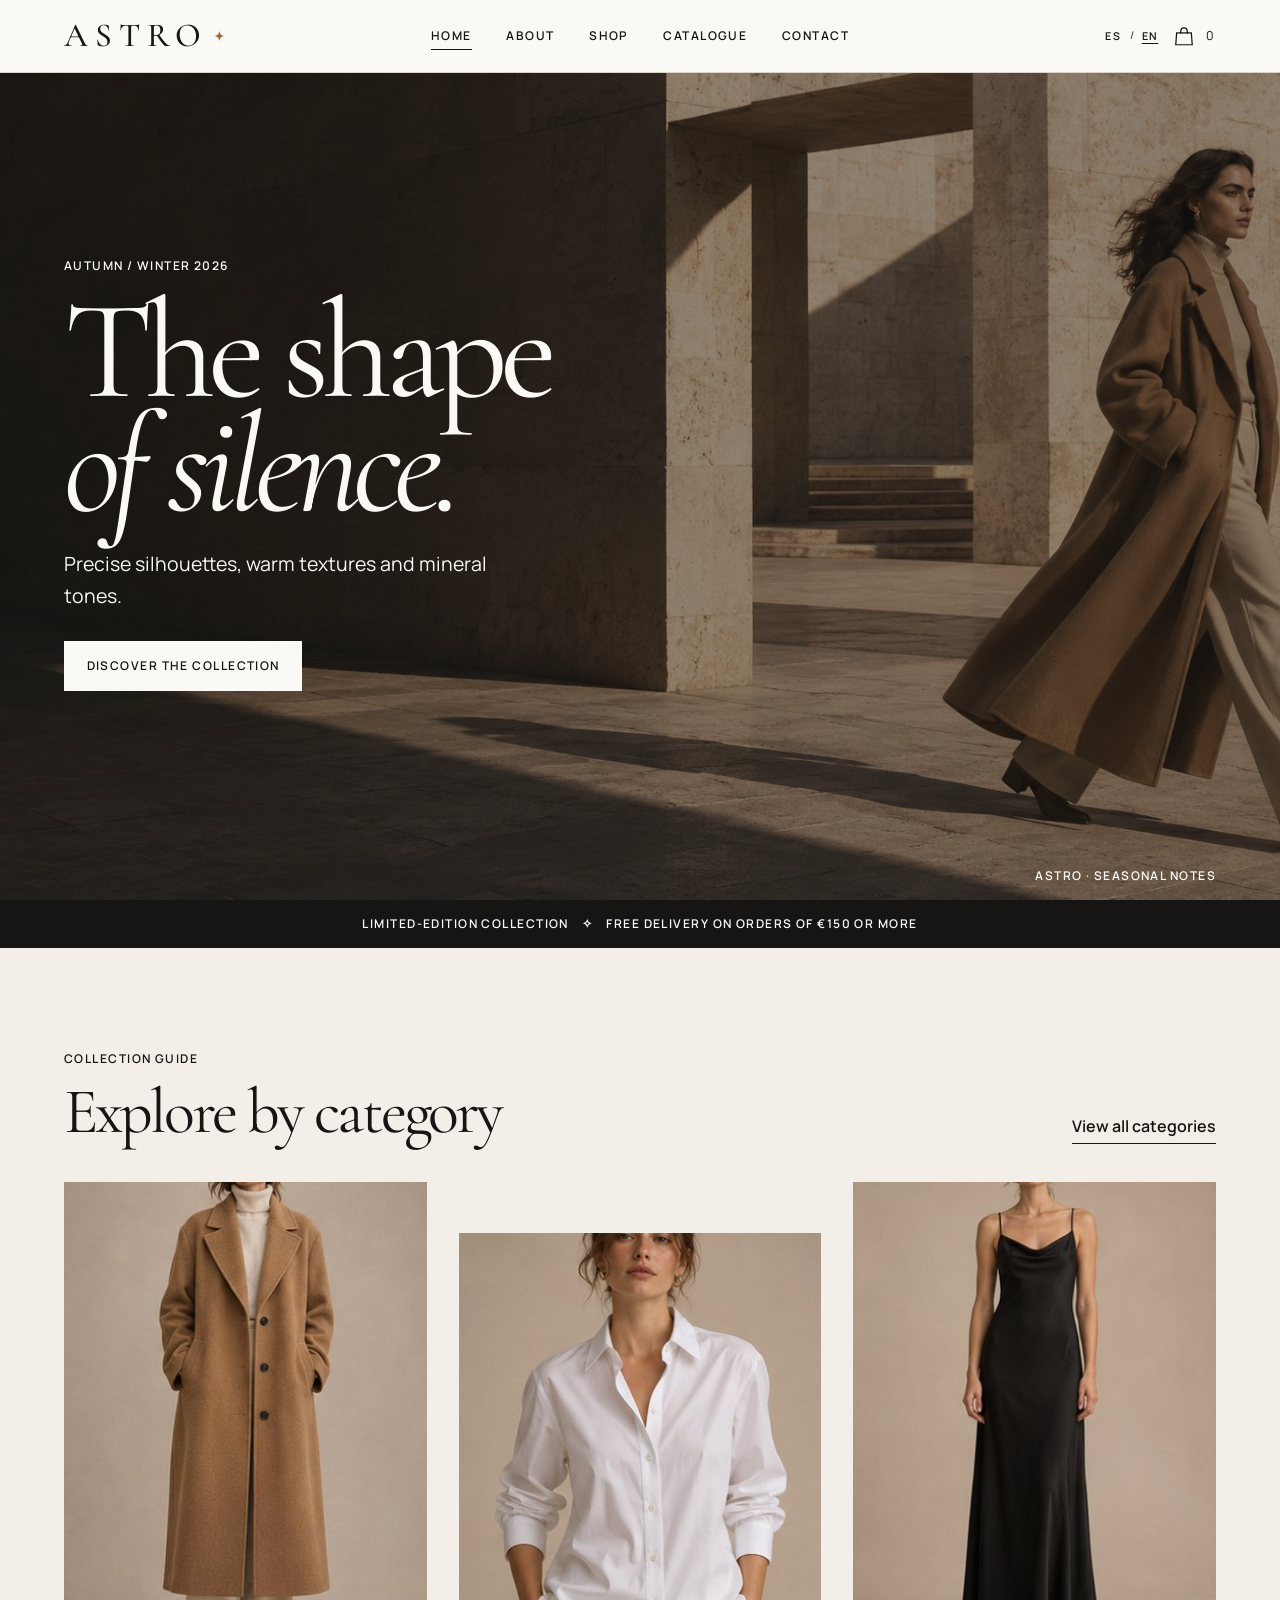
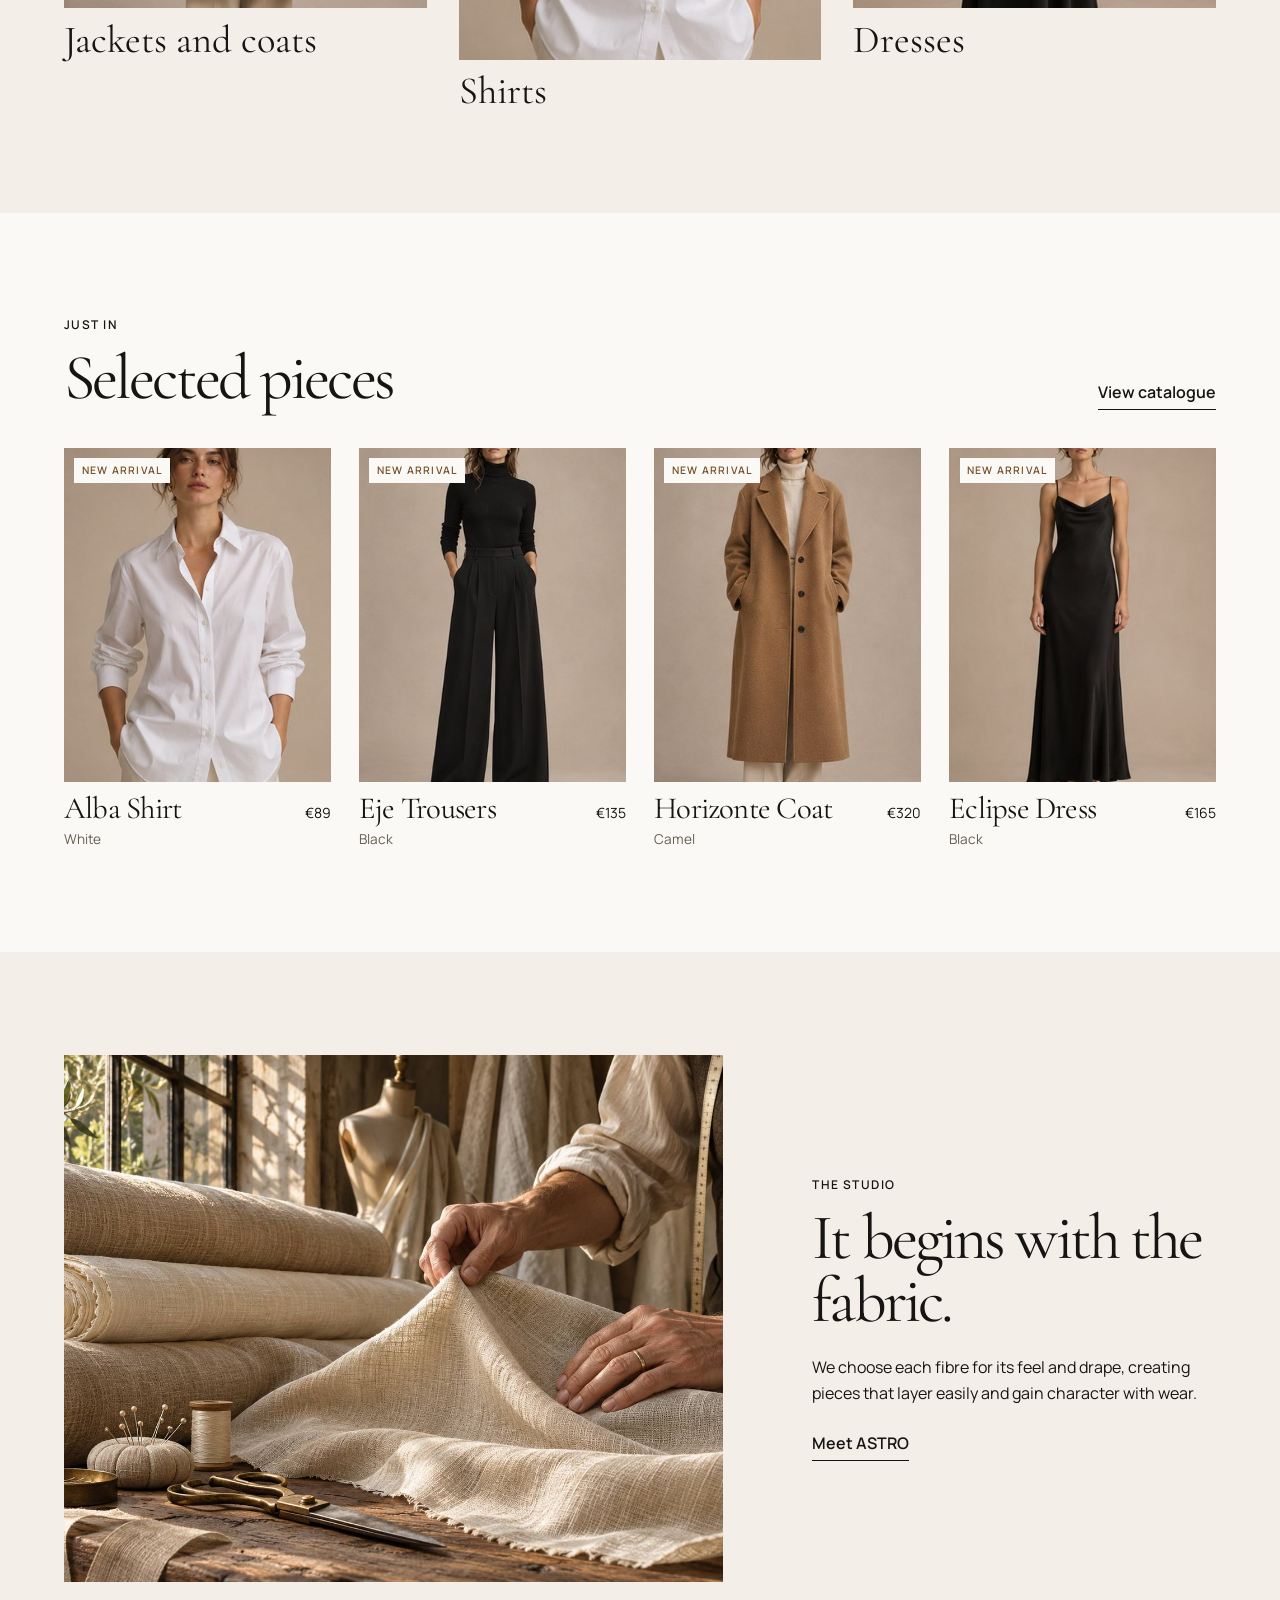
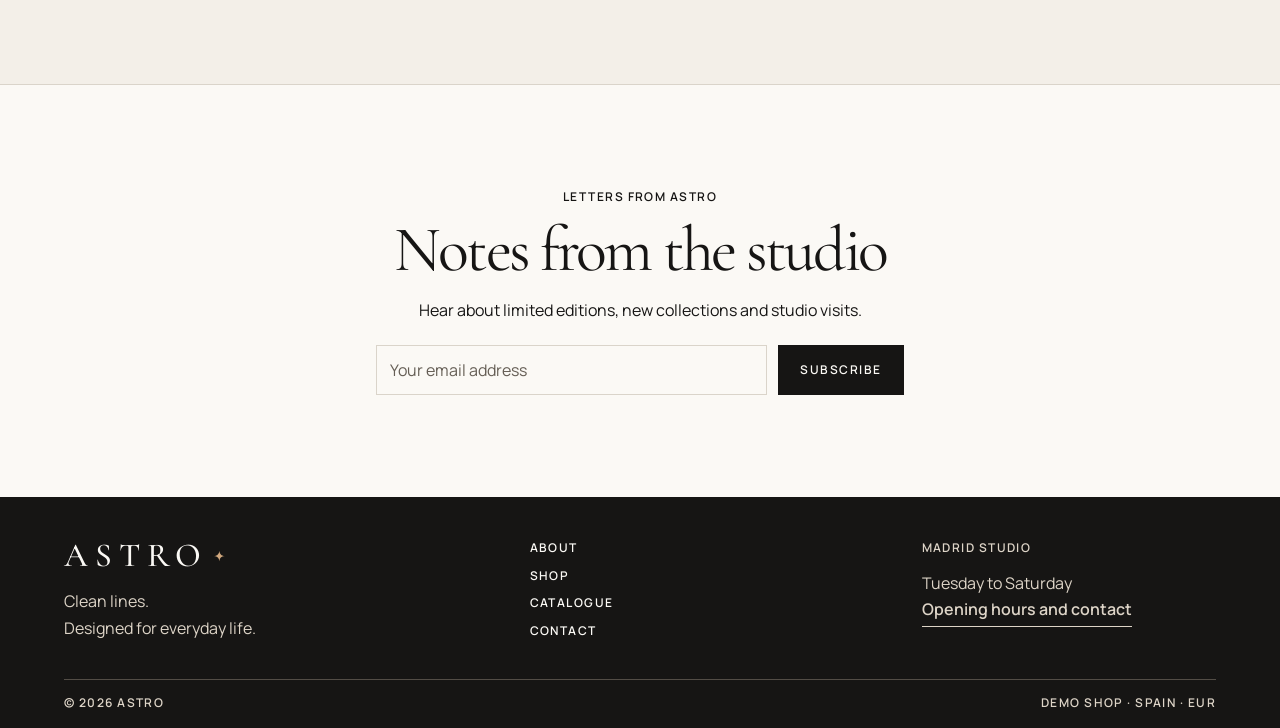
<file: index.html>
<!doctype html>
<html lang="es">
<head>
  <meta charset="utf-8">
  <meta name="viewport" content="width=device-width, initial-scale=1, viewport-fit=cover">
  <meta name="theme-color" content="#161514">
  <meta name="apple-mobile-web-app-capable" content="yes">
  <meta name="apple-mobile-web-app-status-bar-style" content="black-translucent">
  <meta name="apple-mobile-web-app-title" content="ASTRO">
  <template id="web-manifest"><link rel="manifest" href="manifest.webmanifest"></template>
  <link rel="apple-touch-icon" sizes="180x180" href="assets/icons/apple-touch-icon.png">
  <link rel="icon" type="image/png" sizes="32x32" href="assets/icons/favicon-32.png">
  <link rel="icon" type="image/svg+xml" href="assets/icons/favicon.svg">
  <meta name="description" content="ASTRO, colección de prendas y accesorios de líneas depuradas." data-i18n-content="metaDescription">
  <title data-i18n="titleHome">Inicio | ASTRO</title>
  <link rel="stylesheet" href="css/styles.css">
  <script defer src="js/products.js"></script>
  <script defer src="js/i18n.js"></script>
  <script defer src="js/cart.js"></script>
  <script defer src="js/main.js"></script>
</head>
<body data-page="inicio">
  <a class="skip" href="#principal" data-i18n="skip">Saltar al contenido</a>
  <header class="header" id="cabecera"></header>
  <main id="principal" tabindex="-1">
    <section class="hero">
      <img src="assets/img/hero.jpg" alt="Modelo con abrigo camel entre muros de piedra al sol" fetchpriority="high" data-i18n-alt="heroAlt">
      <div class="hero-content wrap">
        <p class="label" data-i18n="season">Otoño / Invierno 2026</p>
        <h1 data-i18n-html="heroTitle">La forma<br><em>del silencio.</em></h1>
        <p data-i18n="heroIntro">Siluetas precisas, texturas cálidas y tonos minerales.</p>
        <a class="button light" href="shop.html#coleccion" data-i18n="discoverCollection">Descubrir colección</a>
      </div>
      <span class="hero-caption label" data-i18n="heroCaption">ASTRO · Cuaderno de temporada</span>
    </section>
    <div class="strip label" data-i18n-html="limitedStrip">Colección en edición limitada <span aria-hidden="true">✧</span> Envío gratis desde 150 €</div>
    <section class="wrap section">
      <div class="section-head"><div><p class="label" data-i18n="collectionGuide">Guía de la colección</p><h2 data-i18n="browseCategories">Explora por categoría</h2></div><a class="under" href="shop.html" data-i18n="allCategories">Ver todas las categorías</a></div>
      <div class="category-grid home-categories" id="categorias"></div>
    </section>
    <section class="section paper"><div class="wrap">
      <div class="section-head"><div><p class="label" data-i18n="justIn">Recién llegados</p><h2 data-i18n="featured">Piezas destacadas</h2></div><a class="under" href="catalogo.html" data-i18n="viewCatalog">Ver catálogo</a></div>
      <div class="product-grid" id="destacados"></div>
    </div></section>
    <section class="wrap split section">
      <div class="frame"><img src="assets/img/atelier.jpg" alt="Manos junto a tejidos de lino en la mesa del taller" loading="lazy" decoding="async" data-i18n-alt="atelierAlt"></div>
      <div class="split-copy"><p class="label" data-i18n="studio">El estudio</p><h2 data-i18n="fabricHeading">El cuidado empieza en el tejido.</h2><p data-i18n="fabricIntro">Elegimos cada fibra por su tacto y su caída. De ahí nacen prendas que se combinan con facilidad y ganan carácter con el uso.</p><a class="under" href="marca.html" data-i18n="aboutLink">Conocer la marca</a></div>
    </section>
    <section class="newsletter paper section"><div class="wrap">
      <p class="label" data-i18n="astroLetters">Cartas de ASTRO</p><h2 data-i18n="newsletter">Notas desde el estudio</h2><p data-i18n="newsletterIntro">Recibe ediciones, nuevas colecciones y visitas al taller.</p>
      <form class="inline-form demo-form" data-success="Gracias. Has completado la suscripción de demostración." data-i18n-success="newsletterSuccess"><label class="sr" for="boletin" data-i18n="email">Correo electrónico</label><input id="boletin" type="email" placeholder="Tu correo electrónico" required data-i18n-placeholder="emailPlaceholder"><button class="button" data-i18n="subscribe">Suscribirme</button><p role="status" class="form-status"></p></form>
    </div></section>
  </main>
  <footer class="footer" id="pie"></footer>
</body>
</html>
</file>
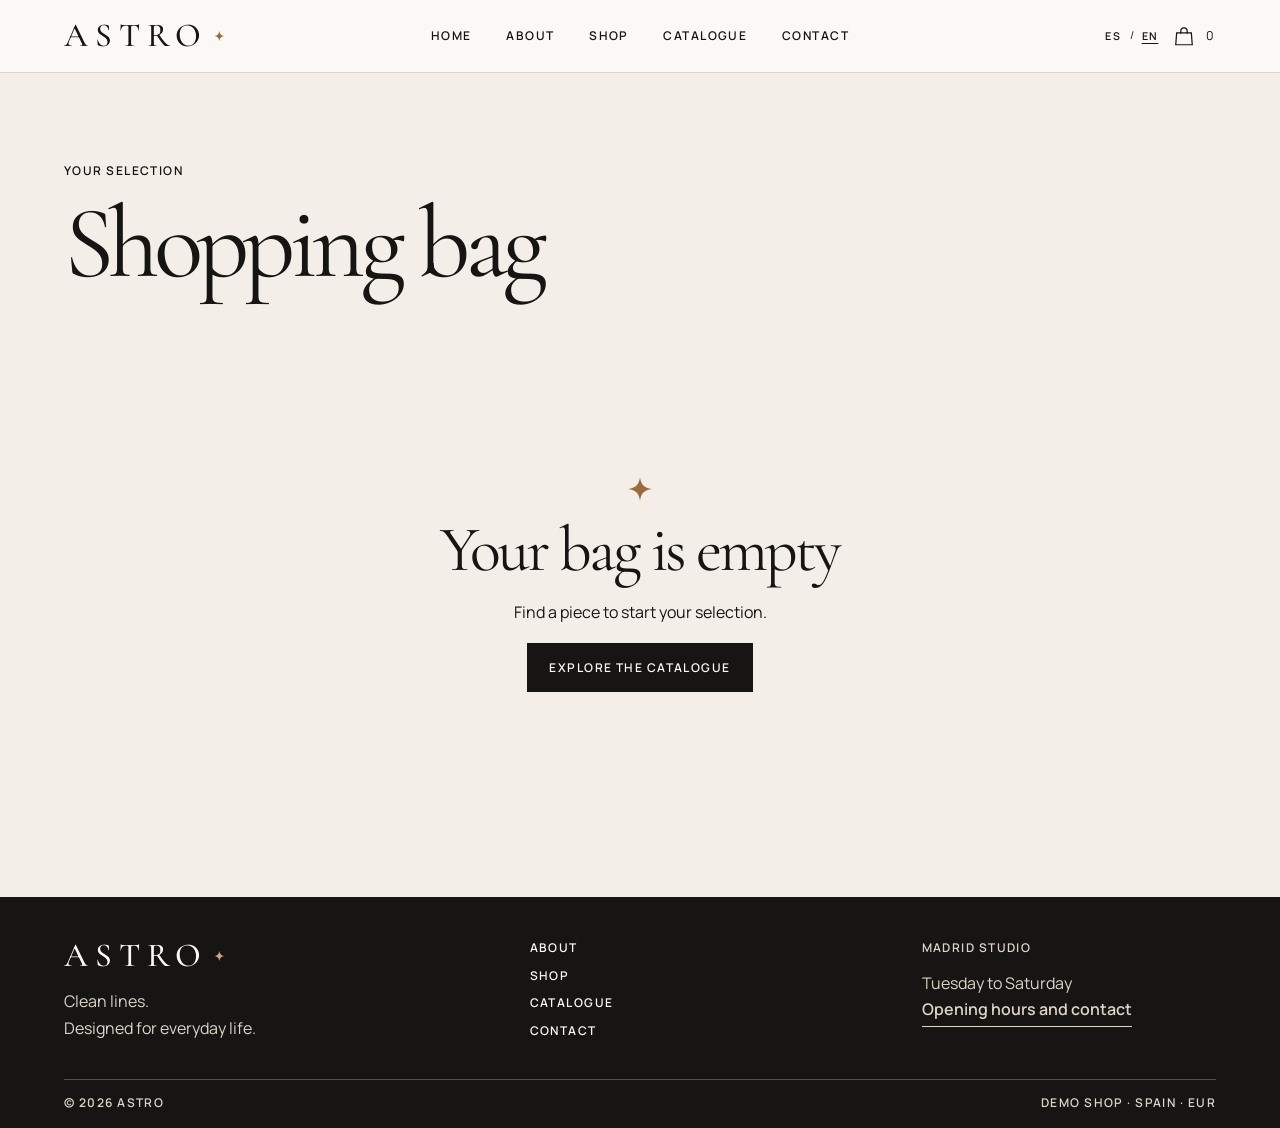
<file: carrito.html>
<!doctype html>
<html lang="es">
<head>
  <meta charset="utf-8">
  <meta name="viewport" content="width=device-width, initial-scale=1, viewport-fit=cover">
  <meta name="theme-color" content="#161514">
  <meta name="apple-mobile-web-app-capable" content="yes">
  <meta name="apple-mobile-web-app-status-bar-style" content="black-translucent">
  <meta name="apple-mobile-web-app-title" content="ASTRO">
  <template id="web-manifest"><link rel="manifest" href="manifest.webmanifest"></template>
  <link rel="apple-touch-icon" sizes="180x180" href="assets/icons/apple-touch-icon.png">
  <link rel="icon" type="image/png" sizes="32x32" href="assets/icons/favicon-32.png">
  <link rel="icon" type="image/svg+xml" href="assets/icons/favicon.svg">
  <meta name="description" content="ASTRO, colección de prendas y accesorios de líneas depuradas." data-i18n-content="metaDescription">
  <title data-i18n="titleCart">Bolsa | ASTRO</title>
  <link rel="stylesheet" href="css/styles.css">
  <script defer src="js/products.js"></script>
  <script defer src="js/i18n.js"></script>
  <script defer src="js/cart.js"></script>
  <script defer src="js/main.js"></script>
</head>
<body data-page="carrito">
  <a class="skip" href="#principal" data-i18n="skip">Saltar al contenido</a>
  <header class="header" id="cabecera"></header>
  <main id="principal" tabindex="-1">
<section class="intro wrap"><p class="label" data-i18n="selection">Tu selección</p><h1 data-i18n="shoppingBag">Bolsa de compra</h1></section><section class="wrap section compact-top" id="bolsa" aria-label="Contenido de la bolsa" data-i18n-aria-label="bagContents"></section>
  </main>
  <footer class="footer" id="pie"></footer>
</body>
</html>
</file>
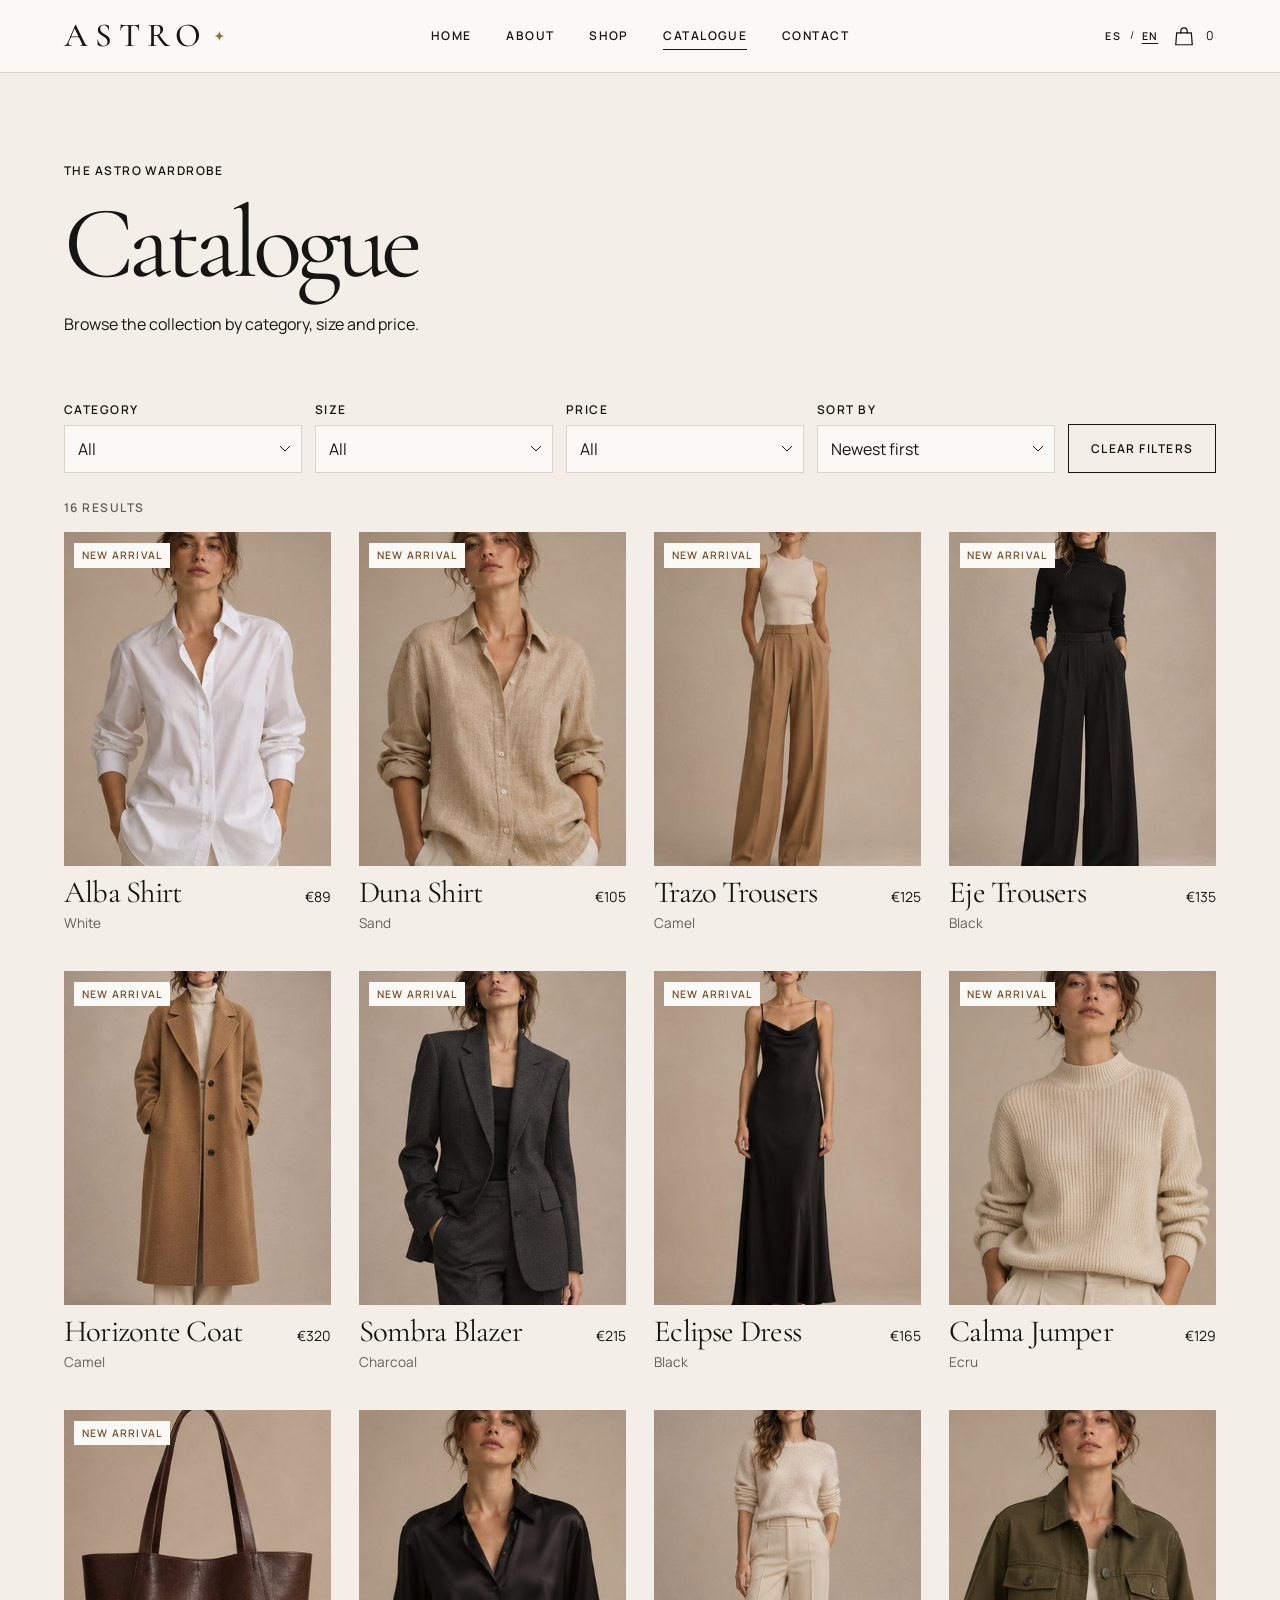
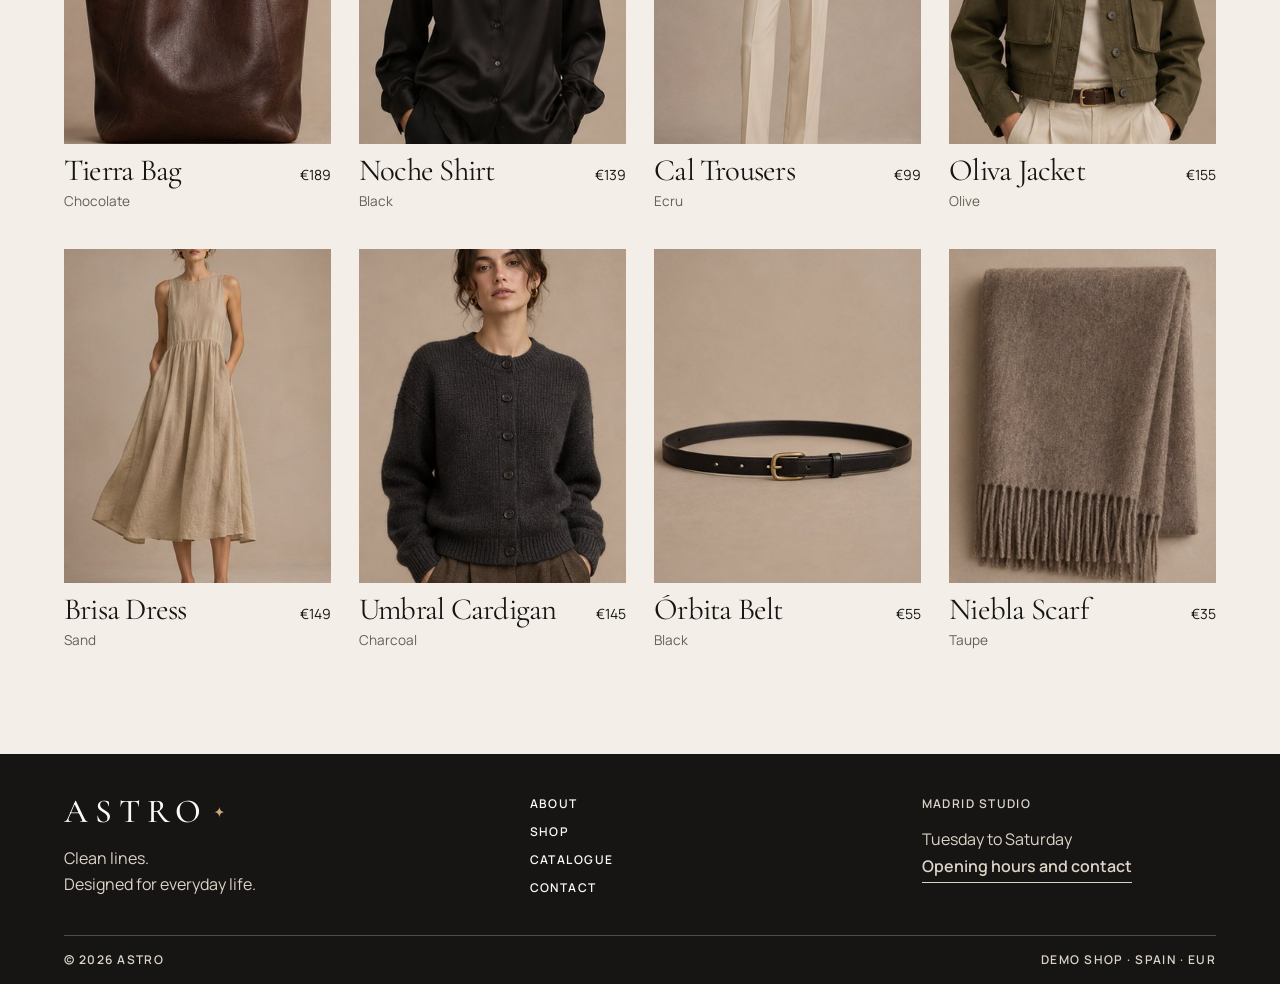
<file: catalogo.html>
<!doctype html>
<html lang="es">
<head>
  <meta charset="utf-8">
  <meta name="viewport" content="width=device-width, initial-scale=1, viewport-fit=cover">
  <meta name="theme-color" content="#161514">
  <meta name="apple-mobile-web-app-capable" content="yes">
  <meta name="apple-mobile-web-app-status-bar-style" content="black-translucent">
  <meta name="apple-mobile-web-app-title" content="ASTRO">
  <template id="web-manifest"><link rel="manifest" href="manifest.webmanifest"></template>
  <link rel="apple-touch-icon" sizes="180x180" href="assets/icons/apple-touch-icon.png">
  <link rel="icon" type="image/png" sizes="32x32" href="assets/icons/favicon-32.png">
  <link rel="icon" type="image/svg+xml" href="assets/icons/favicon.svg">
  <meta name="description" content="ASTRO, colección de prendas y accesorios de líneas depuradas." data-i18n-content="metaDescription">
  <title data-i18n="titleCatalog">Catálogo | ASTRO</title>
  <link rel="stylesheet" href="css/styles.css">
  <script defer src="js/products.js"></script>
  <script defer src="js/i18n.js"></script>
  <script defer src="js/cart.js"></script>
  <script defer src="js/main.js"></script>
</head>
<body data-page="catalogo">
  <a class="skip" href="#principal" data-i18n="skip">Saltar al contenido</a>
  <header class="header" id="cabecera"></header>
  <main id="principal" tabindex="-1">
<section class="intro wrap"><p class="label" data-i18n="wardrobe">El guardarropa ASTRO</p><h1 data-i18n="catalog">Catálogo</h1><p data-i18n="catalogIntro">Explora la colección por categoría, talla y precio.</p></section>
    <section class="wrap section compact-top" aria-label="Productos del catálogo" data-i18n-aria-label="catalogProducts">
      <form id="filtros" class="filters">
        <label><span data-i18n="category">Categoría</span><select name="categoria" id="filtro-categoria"><option value="" data-i18n="allFeminine">Todas</option></select></label>
        <label><span data-i18n="size">Talla</span><select name="talla" id="filtro-talla"><option value="" data-i18n="allFeminine">Todas</option></select></label>
        <label><span data-i18n="price">Precio</span><select name="precio"><option value="" data-i18n="allMasculine">Todos</option><option value="35-99" data-i18n="priceUnder">Hasta 99 €</option><option value="100-149" data-i18n="priceMiddleLow">100–149 €</option><option value="150-199" data-i18n="priceMiddleHigh">150–199 €</option><option value="200-320" data-i18n="priceFrom">Desde 200 €</option></select></label>
        <label><span data-i18n="sort">Ordenar</span><select name="orden"><option value="recientes" data-i18n="newest">Más recientes</option><option value="asc" data-i18n="priceLow">Menor precio</option><option value="desc" data-i18n="priceHigh">Mayor precio</option></select></label>
        <button class="button outline" type="reset" data-i18n="resetFilters">Limpiar filtros</button>
      </form>
      <p id="resultados" class="label results" role="status"></p>
      <div class="product-grid" id="productos"></div>
    </section>
  </main>
  <footer class="footer" id="pie"></footer>
</body>
</html>
</file>
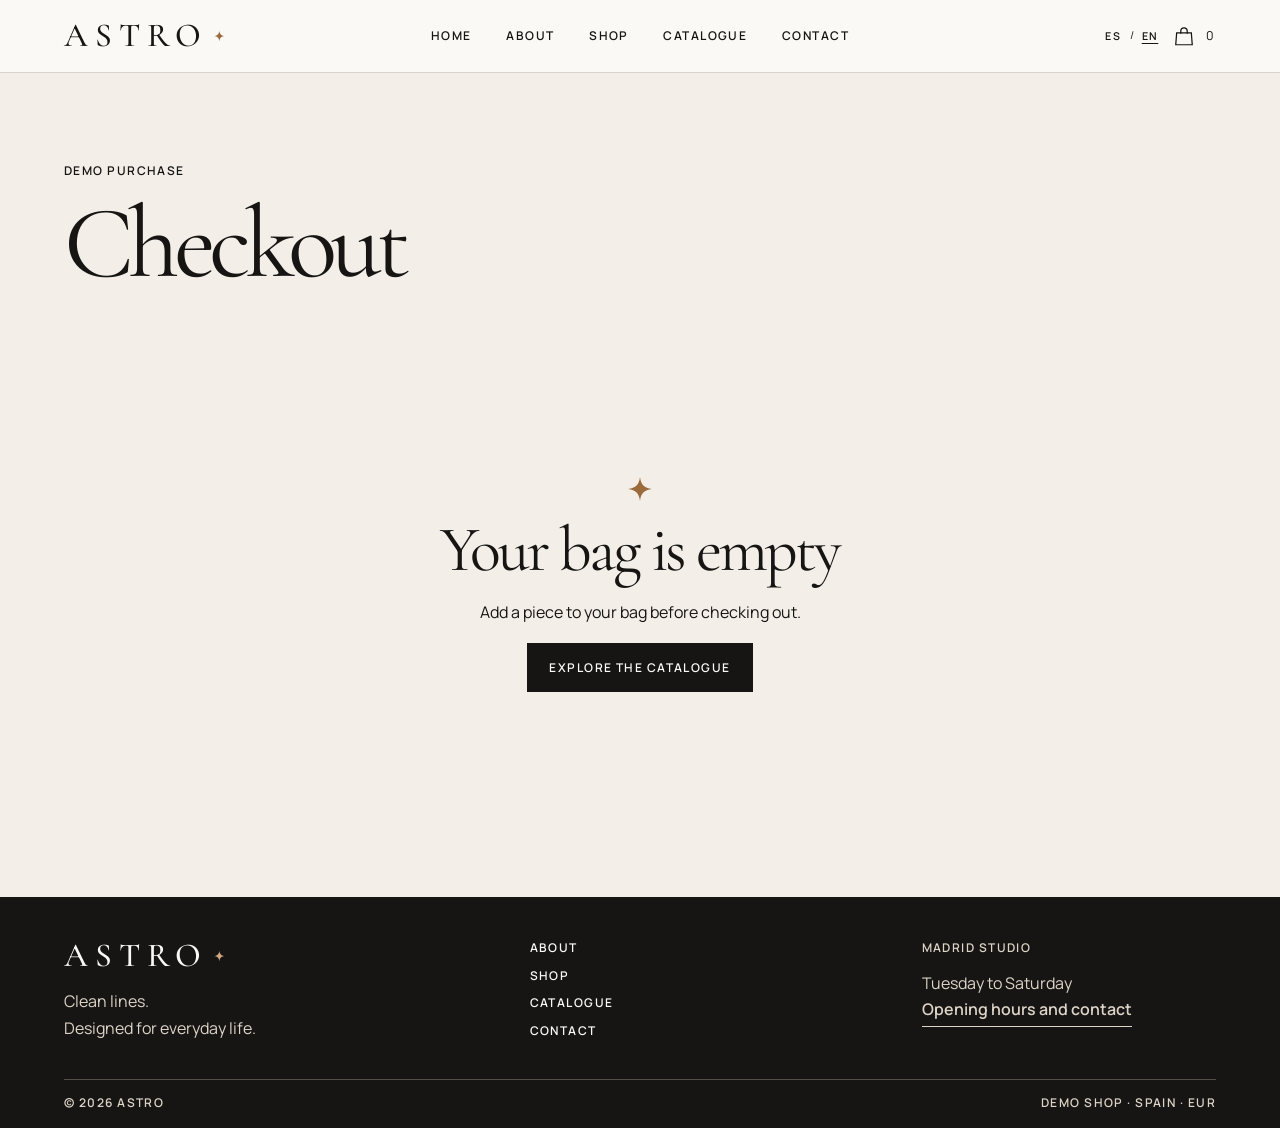
<file: checkout.html>
<!doctype html>
<html lang="es">
<head>
  <meta charset="utf-8">
  <meta name="viewport" content="width=device-width, initial-scale=1, viewport-fit=cover">
  <meta name="theme-color" content="#161514">
  <meta name="apple-mobile-web-app-capable" content="yes">
  <meta name="apple-mobile-web-app-status-bar-style" content="black-translucent">
  <meta name="apple-mobile-web-app-title" content="ASTRO">
  <template id="web-manifest"><link rel="manifest" href="manifest.webmanifest"></template>
  <link rel="apple-touch-icon" sizes="180x180" href="assets/icons/apple-touch-icon.png">
  <link rel="icon" type="image/png" sizes="32x32" href="assets/icons/favicon-32.png">
  <link rel="icon" type="image/svg+xml" href="assets/icons/favicon.svg">
  <meta name="description" content="ASTRO, colección de prendas y accesorios de líneas depuradas." data-i18n-content="metaDescription">
  <title data-i18n="titleCheckout">Finalizar compra | ASTRO</title>
  <link rel="stylesheet" href="css/styles.css">
  <script defer src="js/products.js"></script>
  <script defer src="js/i18n.js"></script>
  <script defer src="js/cart.js"></script>
  <script defer src="js/main.js"></script>
</head>
<body data-page="checkout">
  <a class="skip" href="#principal" data-i18n="skip">Saltar al contenido</a>
  <header class="header" id="cabecera"></header>
  <main id="principal" tabindex="-1">
<section class="intro wrap"><p class="label" data-i18n="demoPurchase">Compra de demostración</p><h1 data-i18n="checkout">Finalizar compra</h1></section><section class="wrap section compact-top" id="checkout" aria-label="Formulario de compra" data-i18n-aria-label="checkoutForm"></section>
  </main>
  <footer class="footer" id="pie"></footer>
</body>
</html>
</file>
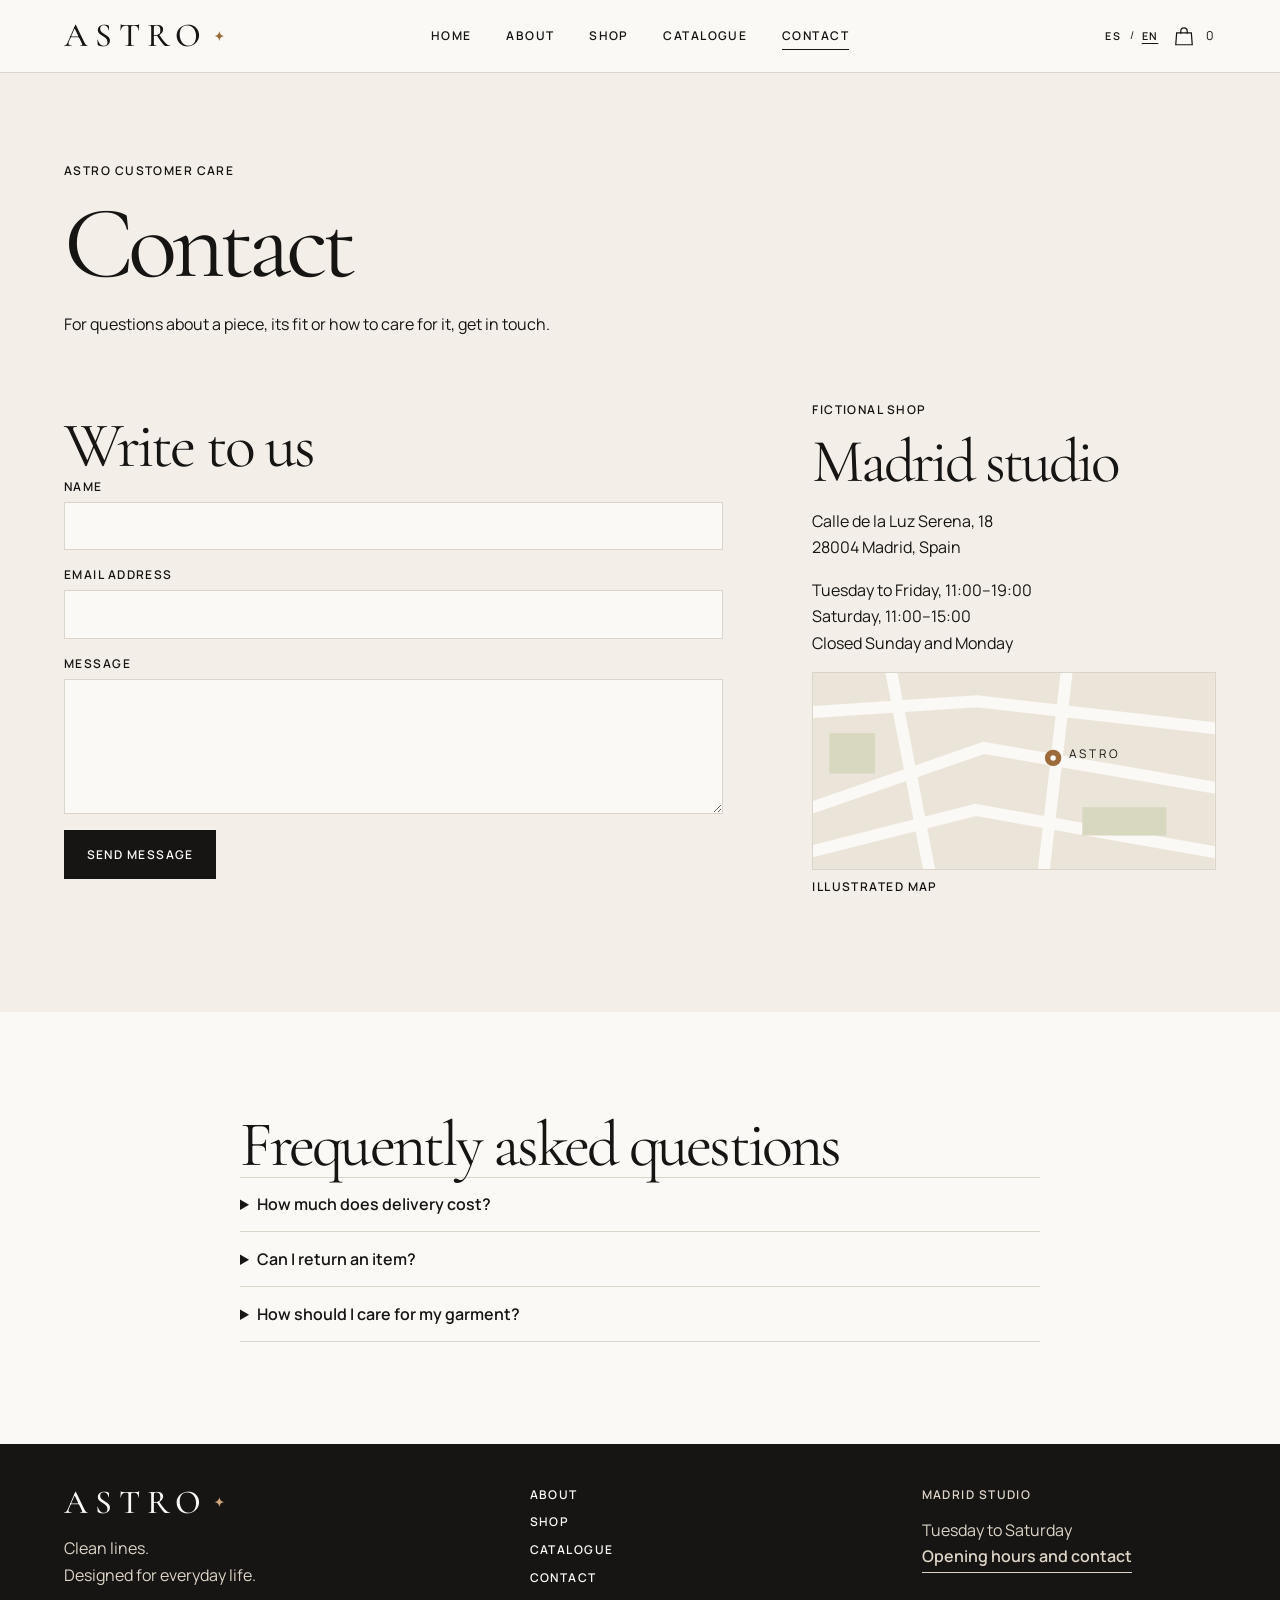
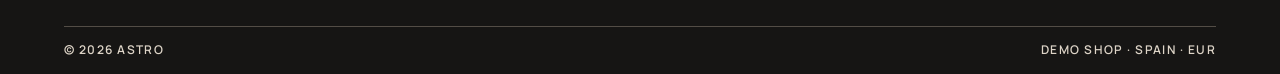
<file: contacto.html>
<!doctype html>
<html lang="es">
<head>
  <meta charset="utf-8">
  <meta name="viewport" content="width=device-width, initial-scale=1, viewport-fit=cover">
  <meta name="theme-color" content="#161514">
  <meta name="apple-mobile-web-app-capable" content="yes">
  <meta name="apple-mobile-web-app-status-bar-style" content="black-translucent">
  <meta name="apple-mobile-web-app-title" content="ASTRO">
  <template id="web-manifest"><link rel="manifest" href="manifest.webmanifest"></template>
  <link rel="apple-touch-icon" sizes="180x180" href="assets/icons/apple-touch-icon.png">
  <link rel="icon" type="image/png" sizes="32x32" href="assets/icons/favicon-32.png">
  <link rel="icon" type="image/svg+xml" href="assets/icons/favicon.svg">
  <meta name="description" content="ASTRO, colección de prendas y accesorios de líneas depuradas." data-i18n-content="metaDescription">
  <title data-i18n="titleContact">Contacto | ASTRO</title>
  <link rel="stylesheet" href="css/styles.css">
  <script defer src="js/products.js"></script>
  <script defer src="js/i18n.js"></script>
  <script defer src="js/cart.js"></script>
  <script defer src="js/main.js"></script>
</head>
<body data-page="contacto">
  <a class="skip" href="#principal" data-i18n="skip">Saltar al contenido</a>
  <header class="header" id="cabecera"></header>
  <main id="principal" tabindex="-1">
<section class="intro wrap"><p class="label" data-i18n="customerCare">Atención ASTRO</p><h1 data-i18n="contact">Contacto</h1><p data-i18n="contactIntro">Escríbenos si tienes dudas sobre una prenda, su talla o su cuidado.</p></section>
    <section class="wrap split section compact-top">
      <div><h2 data-i18n="writeToUs">Escríbenos</h2><form class="stack demo-form" data-success="Gracias por escribir. El formulario de demostración se ha completado." data-i18n-success="contactSuccess">
        <label><span data-i18n="name">Nombre</span><input name="nombre" autocomplete="name" required maxlength="100"></label>
        <label><span data-i18n="email">Correo electrónico</span><input name="correo" type="email" autocomplete="email" required></label>
        <label><span data-i18n="message">Mensaje</span><textarea name="mensaje" rows="5" minlength="10" maxlength="2000" required></textarea></label>
        <button class="button" data-i18n="sendMessage">Enviar mensaje</button><p class="form-status" role="status"></p>
      </form></div>
      <div class="contact-info"><p class="label" data-i18n="fictionalShop">Tienda ficticia</p><h2 data-i18n="madridStudio">Estudio Madrid</h2><address>Calle de la Luz Serena, 18<br><span data-i18n="madridAddress">28004 Madrid, España</span></address><p><span data-i18n="weekdayHours">Martes a viernes, 11:00–19:00</span><br><span data-i18n="saturdayHours">Sábados, 11:00–15:00</span><br><span data-i18n="closedDays">Domingos y lunes, cerrado</span></p>
        <figure class="map"><svg viewBox="0 0 440 215" role="img" aria-labelledby="mapa-titulo"><title id="mapa-titulo" data-i18n="mapTitle">Plano ilustrado del entorno del Estudio Madrid</title><rect width="440" height="215" fill="#ebe4d9"/><path d="M-20 154L187 82 460 129M84-10L130 230M280-20L250 240M-20 44L180 31 470 64M-15 199L178 150 455 199" stroke="#fbf9f5" stroke-width="13" fill="none"/><path d="M295 147h92v31h-92zM18 66h50v44H18z" fill="#d8d7bf"/><circle cx="263" cy="93" r="9" fill="#9c6b3c"/><circle cx="263" cy="93" r="3" fill="#fbf9f5"/><text x="280" y="93" font-size="13" letter-spacing="3" fill="#161514">ASTRO</text></svg><figcaption class="label" data-i18n="mapCaption">Plano ilustrativo</figcaption></figure>
      </div>
    </section>
    <section class="section paper"><div class="wrap narrow"><h2 data-i18n="faq">Preguntas frecuentes</h2>
      <details><summary data-i18n="faqDelivery">¿Cuánto cuesta el envío?</summary><p data-i18n="faqDeliveryAnswer">El envío estándar cuesta 6 € y es gratuito en pedidos desde 150 €.</p></details>
      <details><summary data-i18n="faqReturns">¿Puedo devolver una prenda?</summary><p data-i18n="faqReturnsAnswer">En esta tienda de demostración, el plazo ilustrativo de devolución es de 30 días desde la entrega.</p></details>
      <details><summary data-i18n="faqCare">¿Cómo cuido mi prenda?</summary><p data-i18n="faqCareAnswer">La composición y las instrucciones de lavado figuran en la ficha de cada pieza.</p></details>
    </div></section>
  </main>
  <footer class="footer" id="pie"></footer>
</body>
</html>
</file>
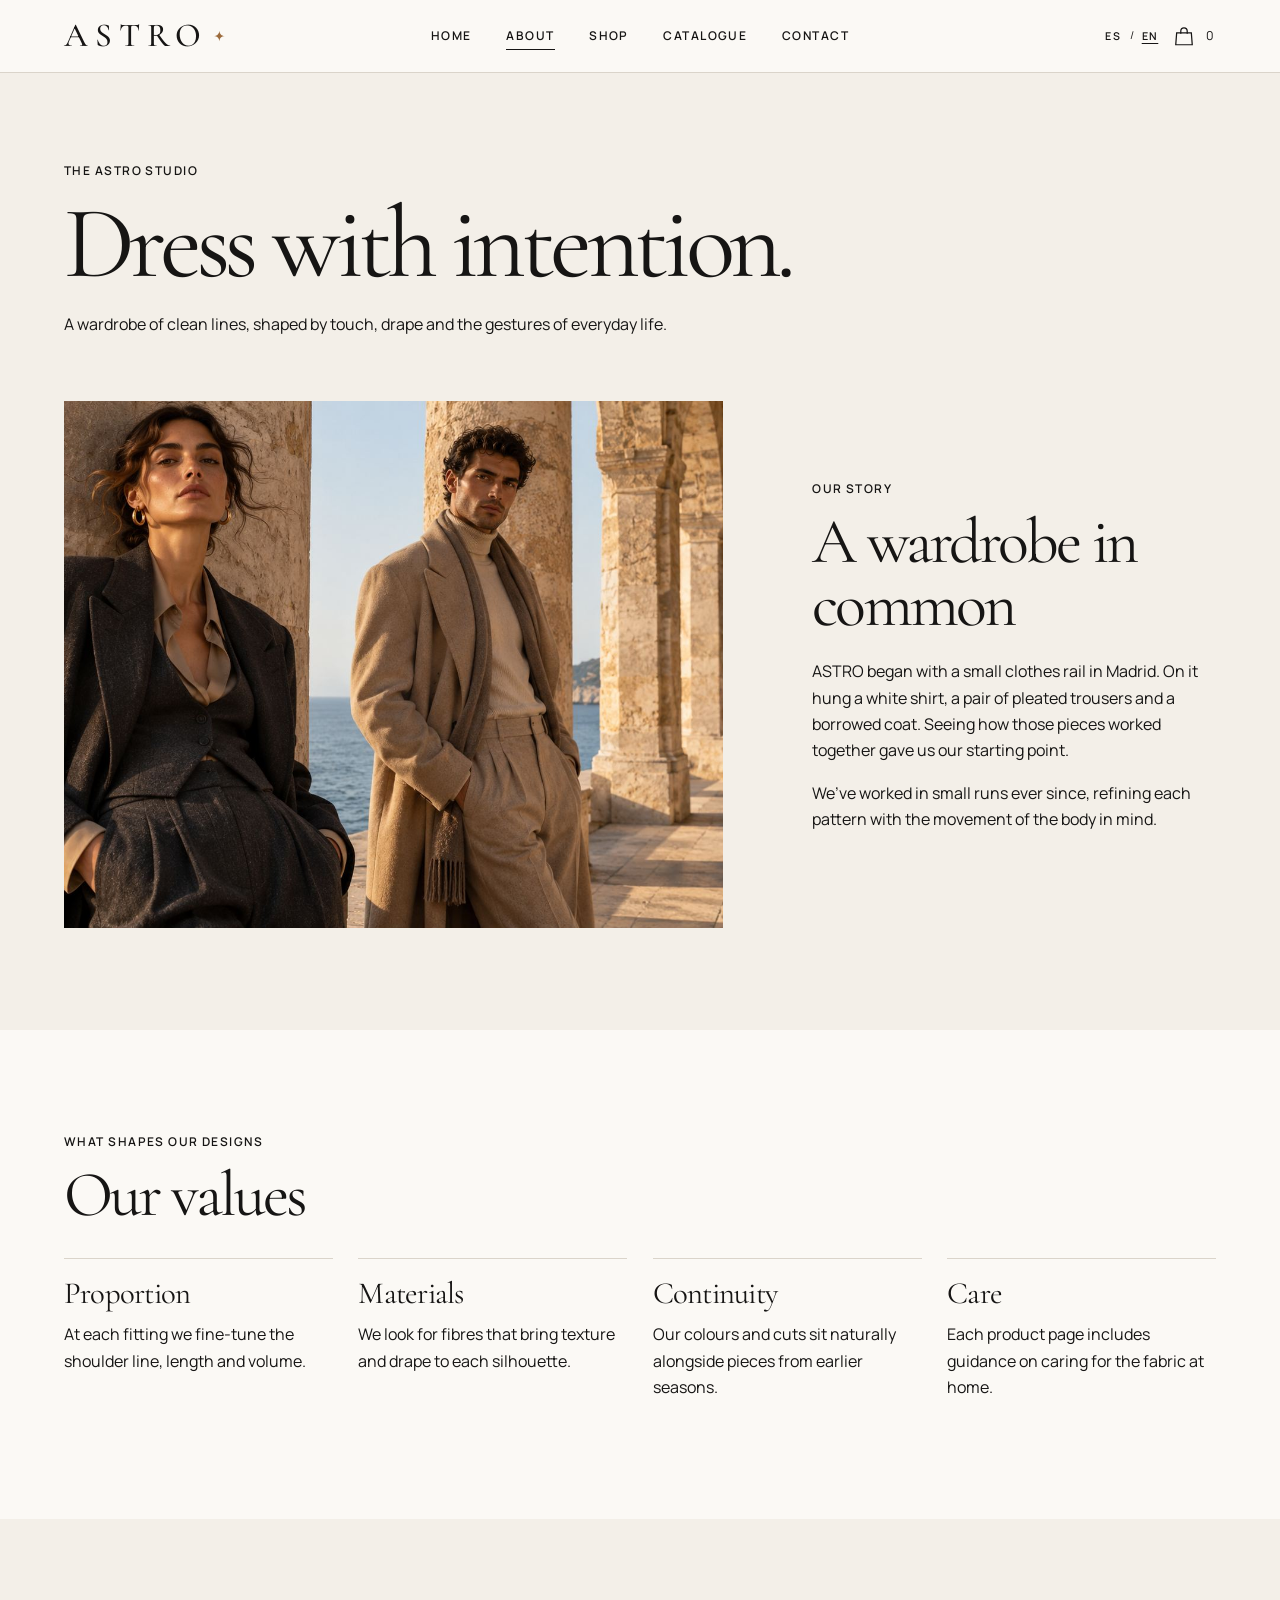
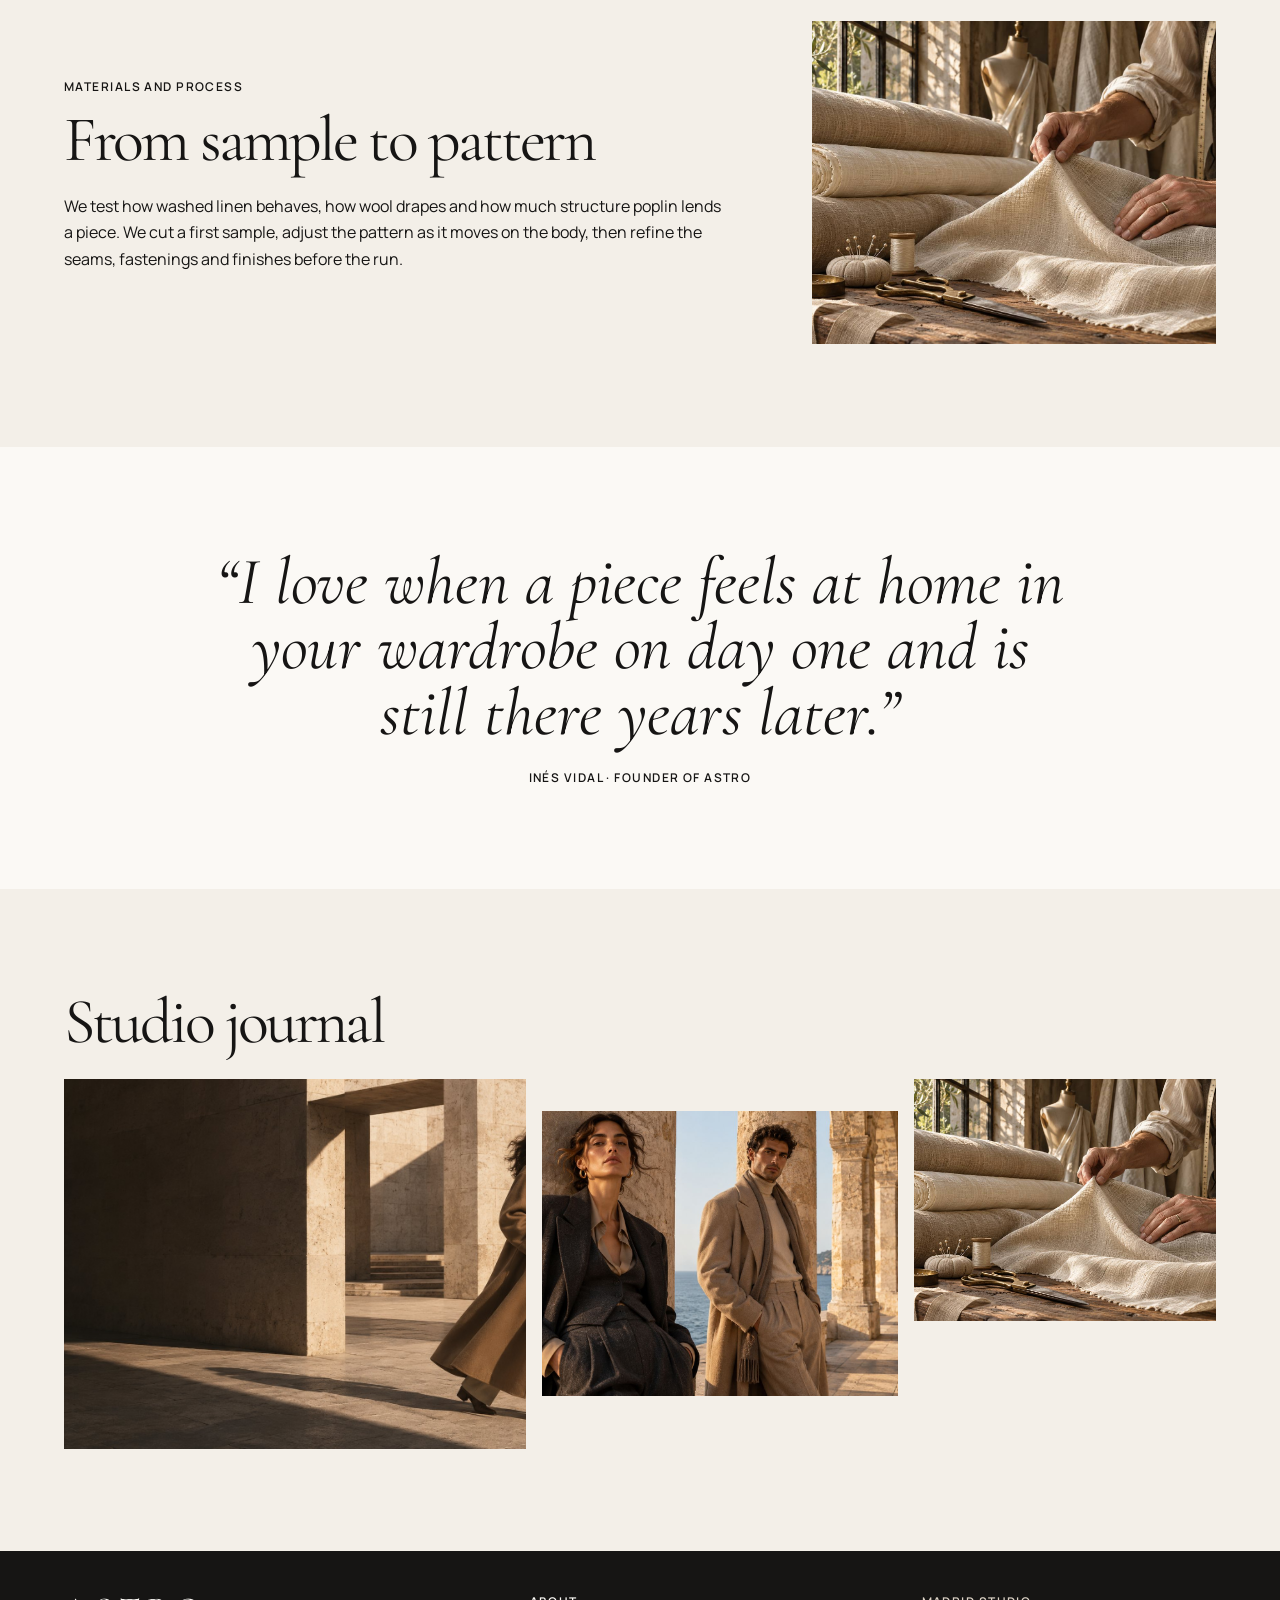
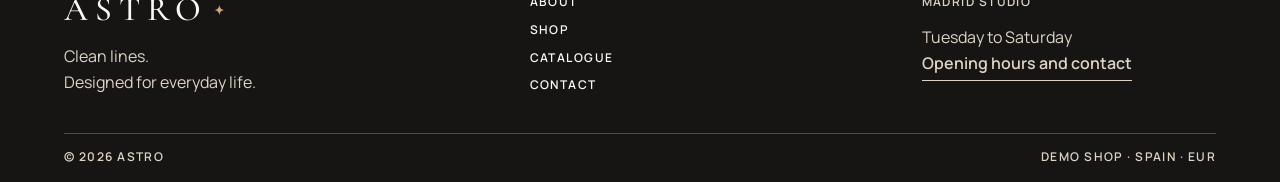
<file: marca.html>
<!doctype html>
<html lang="es">
<head>
  <meta charset="utf-8">
  <meta name="viewport" content="width=device-width, initial-scale=1, viewport-fit=cover">
  <meta name="theme-color" content="#161514">
  <meta name="apple-mobile-web-app-capable" content="yes">
  <meta name="apple-mobile-web-app-status-bar-style" content="black-translucent">
  <meta name="apple-mobile-web-app-title" content="ASTRO">
  <template id="web-manifest"><link rel="manifest" href="manifest.webmanifest"></template>
  <link rel="apple-touch-icon" sizes="180x180" href="assets/icons/apple-touch-icon.png">
  <link rel="icon" type="image/png" sizes="32x32" href="assets/icons/favicon-32.png">
  <link rel="icon" type="image/svg+xml" href="assets/icons/favicon.svg">
  <meta name="description" content="ASTRO, colección de prendas y accesorios de líneas depuradas." data-i18n-content="metaDescription">
  <title data-i18n="titleBrand">La marca | ASTRO</title>
  <link rel="stylesheet" href="css/styles.css">
  <script defer src="js/products.js"></script>
  <script defer src="js/i18n.js"></script>
  <script defer src="js/cart.js"></script>
  <script defer src="js/main.js"></script>
</head>
<body data-page="marca">
  <a class="skip" href="#principal" data-i18n="skip">Saltar al contenido</a>
  <header class="header" id="cabecera"></header>
  <main id="principal" tabindex="-1">
<section class="intro wrap"><p class="label" data-i18n="astroStudio">El estudio ASTRO</p><h1 data-i18n="brandHeading">Vestir con intención.</h1><p data-i18n="brandIntro">Un guardarropa de líneas depuradas, construido alrededor del tacto, la caída y el gesto cotidiano.</p></section>
    <section class="wrap split section compact-top"><div class="frame"><img src="assets/img/coleccion.jpg" alt="Dos modelos en capas de sastrería junto a una columnata" loading="lazy" decoding="async" data-i18n-alt="brandCampaignAlt"></div><div class="split-copy"><p class="label" data-i18n="ourStory">Nuestra historia</p><h2 data-i18n="sharedWardrobe">Un guardarropa en común</h2><p data-i18n="storyOrigin">ASTRO nació de un pequeño perchero en Madrid. Reunía una camisa blanca, un pantalón de pinzas y un abrigo prestado. Al probar cómo convivían esas piezas, encontramos el punto de partida de la marca.</p><p data-i18n="storyToday">Desde entonces trabajamos en series cortas y ajustamos cada patrón con el movimiento del cuerpo en mente.</p></div></section>
    <section class="section paper"><div class="wrap"><p class="label" data-i18n="designPrinciples">Lo que guía el diseño</p><h2 data-i18n="values">Nuestros valores</h2><div class="values">
      <article><h3 data-i18n="proportion">Proporción</h3><p data-i18n="proportionDetail">Revisamos hombros, largos y volúmenes durante las pruebas de cada prenda.</p></article>
      <article><h3 data-i18n="material">Materia</h3><p data-i18n="materialDetail">Buscamos fibras que aporten textura y caída a cada silueta.</p></article>
      <article><h3 data-i18n="continuity">Continuidad</h3><p data-i18n="continuityDetail">Los colores y cortes dialogan con prendas de temporadas anteriores.</p></article>
      <article><h3 data-i18n="care">Cuidado</h3><p data-i18n="careDetail">Cada ficha incluye instrucciones para cuidar el tejido en casa.</p></article>
    </div></div></section>
    <section class="wrap split section"><div class="split-copy"><p class="label" data-i18n="materialsProcess">Materiales y proceso</p><h2 data-i18n="sampleToPattern">De la muestra al patrón</h2><p data-i18n="processDetail">Probamos cómo se comporta el lino lavado, cómo cae la lana y cuánta estructura aporta el popelín. Cortamos una primera muestra, corregimos el patrón en movimiento y afinamos costuras, cierres y acabados antes de cerrar la edición.</p></div><div class="frame"><img src="assets/img/atelier.jpg" alt="Mesa de trabajo con rollos de tejidos naturales" loading="lazy" decoding="async" data-i18n-alt="worktableAlt"></div></section>
    <figure class="quote paper"><blockquote data-i18n="founderQuote">«Me gusta cuando una prenda encuentra su sitio desde el primer día y sigue ahí años después.»</blockquote><figcaption class="label" data-i18n="founder">Inés Vidal · Fundadora de ASTRO</figcaption></figure>
    <section class="wrap section"><h2 data-i18n="studioJournal">Cuaderno del estudio</h2><div class="editorial-grid"><div class="frame"><img src="assets/img/hero.jpg" alt="Abrigo largo en el patio de piedra de la campaña" loading="lazy" decoding="async" data-i18n-alt="coatCampaignAlt"></div><div class="frame"><img src="assets/img/coleccion.jpg" alt="Siluetas de la colección en una columnata mediterránea" loading="lazy" decoding="async" data-i18n-alt="colonnadeAlt"></div><div class="frame"><img src="assets/img/atelier.jpg" alt="Detalle de los tejidos usados en el taller" loading="lazy" decoding="async" data-i18n-alt="fabricDetailAlt"></div></div></section>
  </main>
  <footer class="footer" id="pie"></footer>
</body>
</html>
</file>
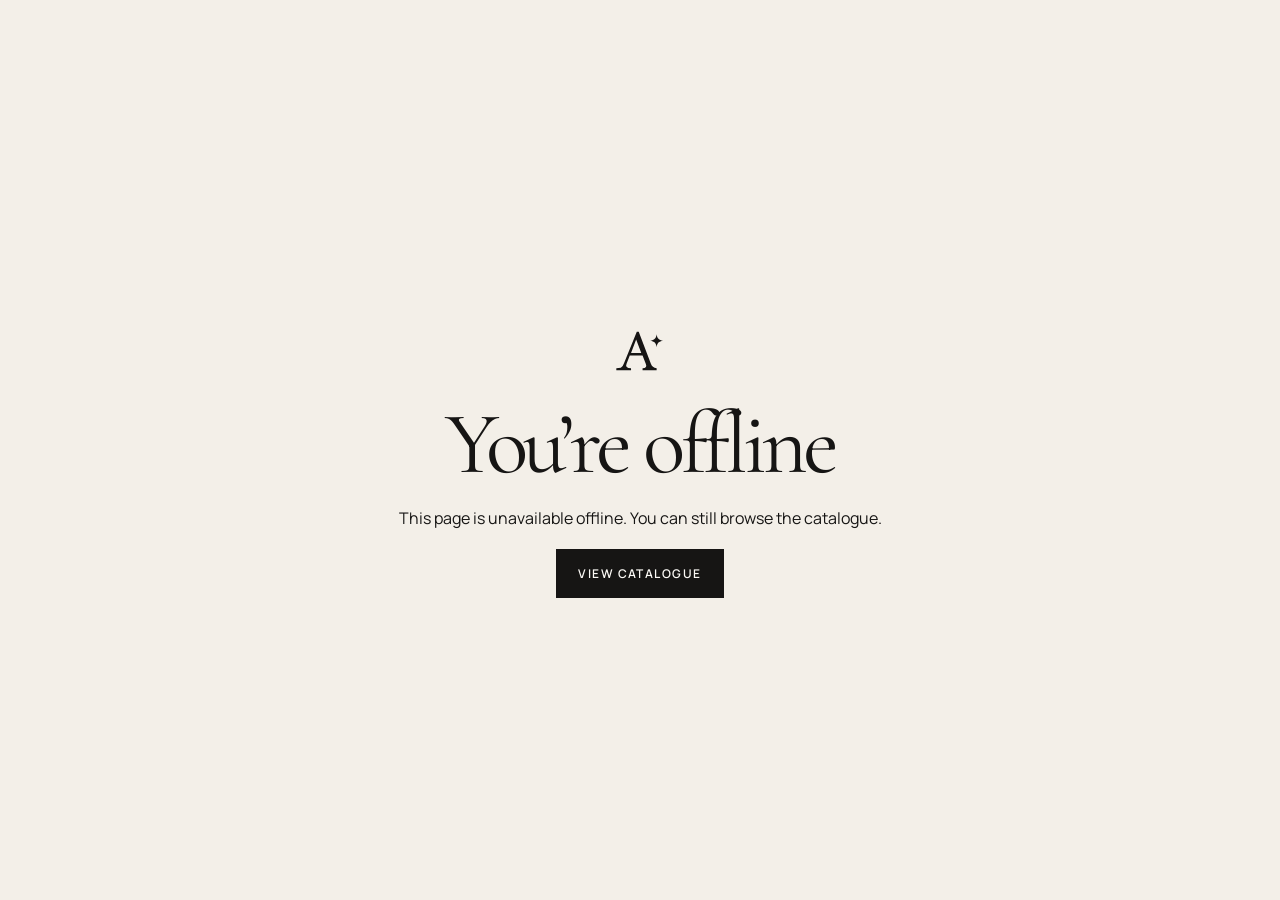
<file: offline.html>
<!doctype html>
<html lang="es">
<head>
  <meta charset="utf-8">
  <meta name="viewport" content="width=device-width, initial-scale=1, viewport-fit=cover">
  <meta name="theme-color" content="#161514">
  <meta name="apple-mobile-web-app-capable" content="yes">
  <meta name="apple-mobile-web-app-status-bar-style" content="black-translucent">
  <meta name="apple-mobile-web-app-title" content="ASTRO">
  <template id="web-manifest"><link rel="manifest" href="manifest.webmanifest"></template>
  <link rel="apple-touch-icon" sizes="180x180" href="assets/icons/apple-touch-icon.png">
  <link rel="icon" type="image/png" sizes="32x32" href="assets/icons/favicon-32.png">
  <link rel="icon" type="image/svg+xml" href="assets/icons/favicon.svg">
  <title data-i18n="offlineTitle">Sin conexión | ASTRO</title>
  <link rel="stylesheet" href="css/styles.css">
  <script defer src="js/i18n.js"></script>
</head>
<body class="offline-page">
  <main class="wrap empty">
    <p class="empty-star"><img src="assets/icons/favicon.svg" alt="ASTRO" width="64" height="64"></p>
    <h1 data-i18n="offlineHeading">Estás sin conexión</h1>
    <p data-i18n="offlineDetail">Esta página no está disponible sin conexión. Puedes seguir explorando el catálogo.</p>
    <a class="button" href="catalogo.html" data-i18n="viewCatalog">Ver catálogo</a>
  </main>
  <script>document.addEventListener("DOMContentLoaded", () => window.AstroI18n.apply());</script>
</body>
</html>
</file>
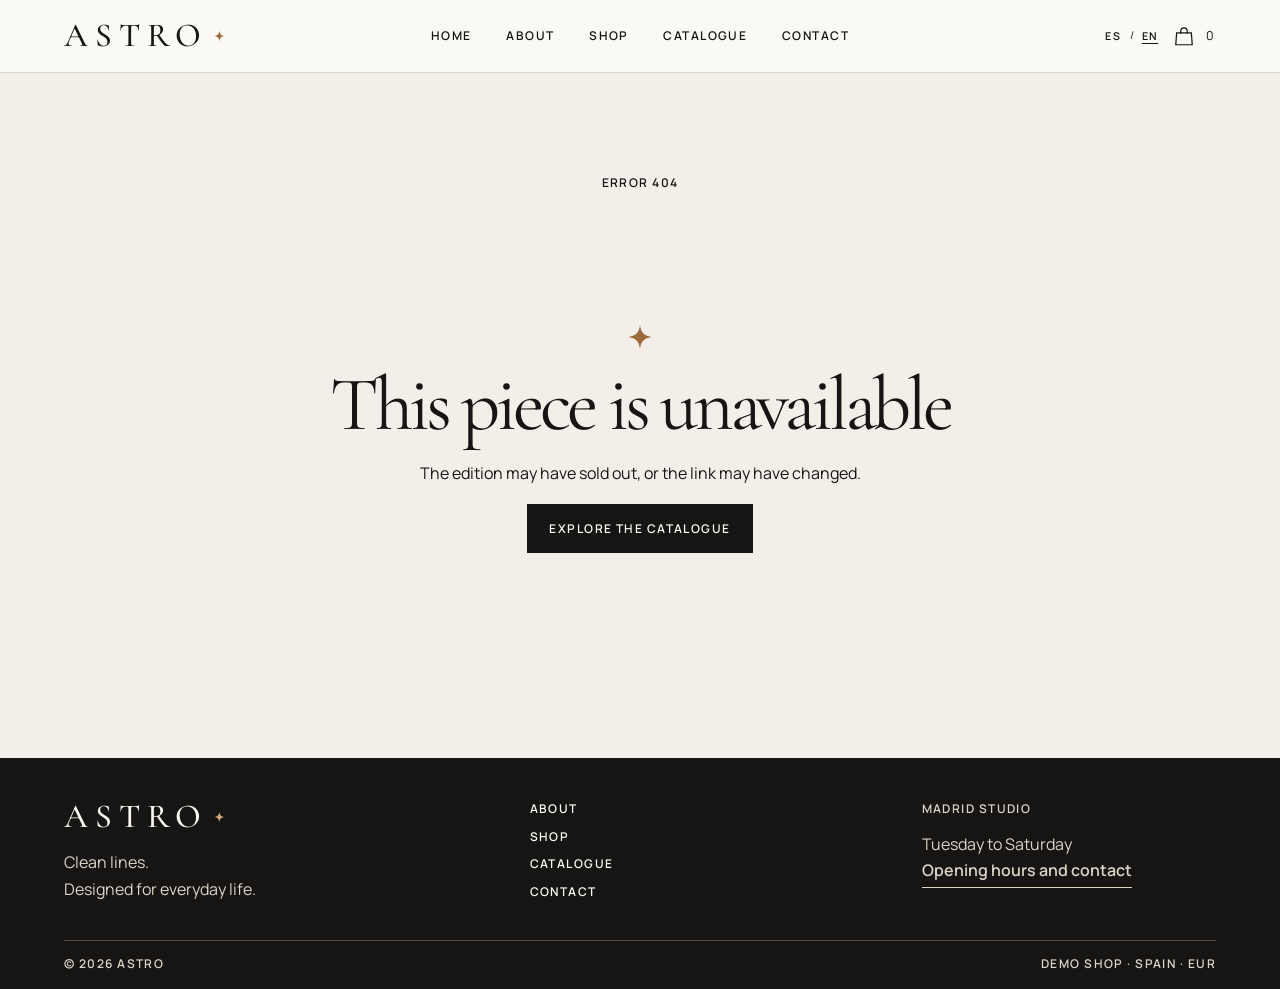
<file: producto.html>
<!doctype html>
<html lang="es">
<head>
  <meta charset="utf-8">
  <meta name="viewport" content="width=device-width, initial-scale=1, viewport-fit=cover">
  <meta name="theme-color" content="#161514">
  <meta name="apple-mobile-web-app-capable" content="yes">
  <meta name="apple-mobile-web-app-status-bar-style" content="black-translucent">
  <meta name="apple-mobile-web-app-title" content="ASTRO">
  <template id="web-manifest"><link rel="manifest" href="manifest.webmanifest"></template>
  <link rel="apple-touch-icon" sizes="180x180" href="assets/icons/apple-touch-icon.png">
  <link rel="icon" type="image/png" sizes="32x32" href="assets/icons/favicon-32.png">
  <link rel="icon" type="image/svg+xml" href="assets/icons/favicon.svg">
  <meta name="description" content="ASTRO, colección de prendas y accesorios de líneas depuradas." data-i18n-content="metaDescription">
  <title data-i18n="titleProduct">Prenda | ASTRO</title>
  <link rel="stylesheet" href="css/styles.css">
  <script defer src="js/products.js"></script>
  <script defer src="js/i18n.js"></script>
  <script defer src="js/cart.js"></script>
  <script defer src="js/main.js"></script>
</head>
<body data-page="producto">
  <a class="skip" href="#principal" data-i18n="skip">Saltar al contenido</a>
  <header class="header" id="cabecera"></header>
  <main id="principal" tabindex="-1">
    <div class="wrap section" id="ficha"></div>
  </main>
  <footer class="footer" id="pie"></footer>
</body>
</html>
</file>
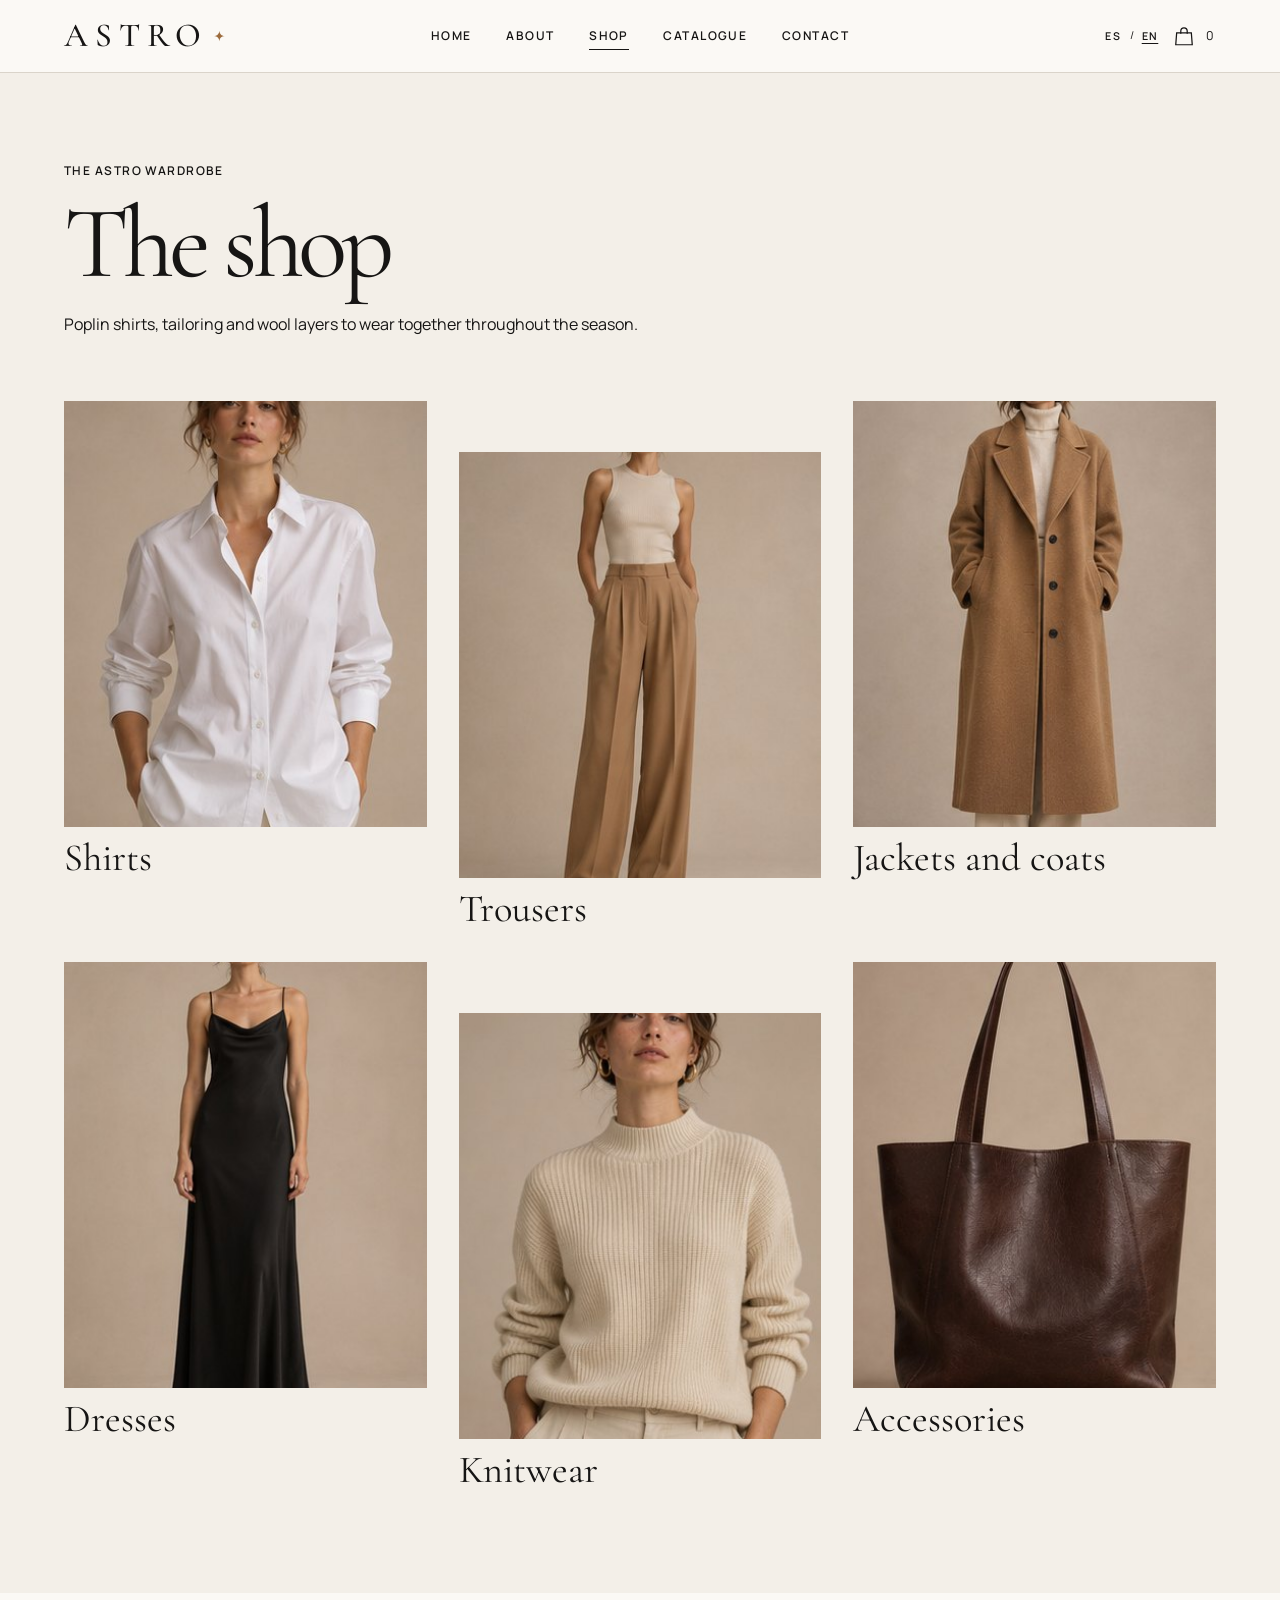
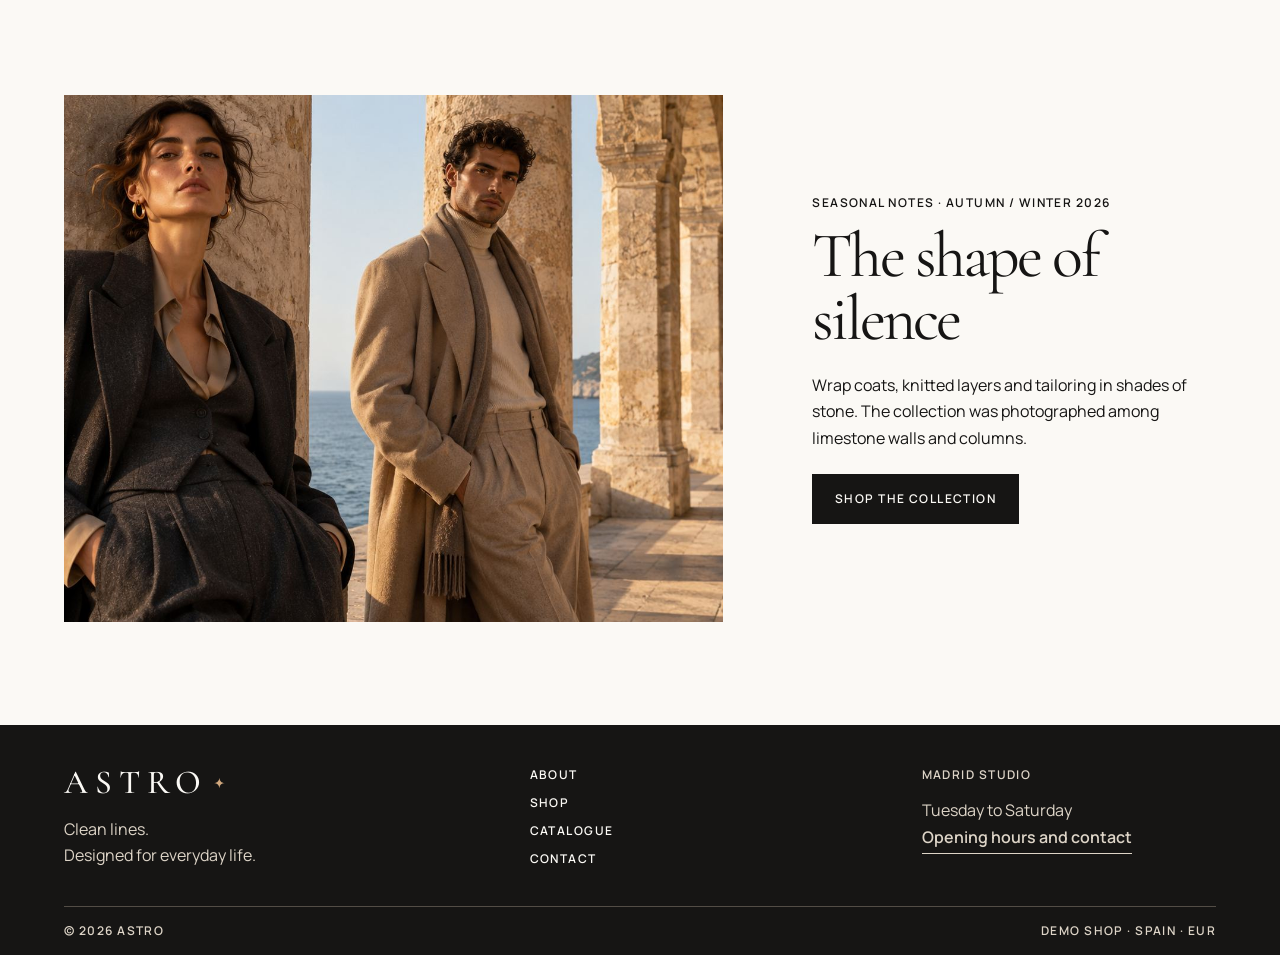
<file: shop.html>
<!doctype html>
<html lang="es">
<head>
  <meta charset="utf-8">
  <meta name="viewport" content="width=device-width, initial-scale=1, viewport-fit=cover">
  <meta name="theme-color" content="#161514">
  <meta name="apple-mobile-web-app-capable" content="yes">
  <meta name="apple-mobile-web-app-status-bar-style" content="black-translucent">
  <meta name="apple-mobile-web-app-title" content="ASTRO">
  <template id="web-manifest"><link rel="manifest" href="manifest.webmanifest"></template>
  <link rel="apple-touch-icon" sizes="180x180" href="assets/icons/apple-touch-icon.png">
  <link rel="icon" type="image/png" sizes="32x32" href="assets/icons/favicon-32.png">
  <link rel="icon" type="image/svg+xml" href="assets/icons/favicon.svg">
  <meta name="description" content="ASTRO, colección de prendas y accesorios de líneas depuradas." data-i18n-content="metaDescription">
  <title data-i18n="titleShop">Tienda | ASTRO</title>
  <link rel="stylesheet" href="css/styles.css">
  <script defer src="js/products.js"></script>
  <script defer src="js/i18n.js"></script>
  <script defer src="js/cart.js"></script>
  <script defer src="js/main.js"></script>
</head>
<body data-page="tienda">
  <a class="skip" href="#principal" data-i18n="skip">Saltar al contenido</a>
  <header class="header" id="cabecera"></header>
  <main id="principal" tabindex="-1">
<section class="intro wrap"><p class="label" data-i18n="wardrobe">El guardarropa ASTRO</p><h1 data-i18n="shopHeading">La tienda</h1><p data-i18n="shopIntro">Camisas de popelín, sastrería y capas de lana para combinar a lo largo de la temporada.</p></section>
    <section class="wrap section compact-top" aria-label="Categorías de la tienda" data-i18n-aria-label="shopCategories"><div class="category-grid" id="categorias"></div></section>
    <section class="paper section" id="coleccion"><div class="wrap split"><div class="frame"><img src="assets/img/coleccion.jpg" alt="Dos modelos con prendas de sastrería en tonos carbón y arena" loading="lazy" decoding="async" data-i18n-alt="shopCampaignAlt"></div><div class="split-copy"><p class="label" data-i18n="seasonJournal">Cuaderno de temporada · Otoño / Invierno 2026</p><h2 data-i18n="collectionHeading">La forma del silencio</h2><p data-i18n="collectionIntro">Abrigos envolventes, capas de punto y sastrería en tonos de piedra. La colección se fotografió entre columnas y muros de caliza.</p><a class="button" href="catalogo.html?orden=recientes" data-i18n="shopCollection">Comprar la colección</a></div></div></section>
  </main>
  <footer class="footer" id="pie"></footer>
</body>
</html>
</file>
<file: css/styles.css>
@import url('https://fonts.googleapis.com/css2?family=Cormorant+Garamond:ital,wght@0,300;0,400;0,500;1,400;1,500&family=Manrope:wght@400;500;600&display=swap');

:root {
  --bone: #F3EFE8;
  --paper: #FBF9F5;
  --ink: #161514;
  --stone: #8A847B;
  --line: #DAD4CA;
  --bronze: #9C6B3C;
  --muted: #655e55;
  --accent-text: #77502d;
  --serif: "Cormorant Garamond", Georgia, serif;
  --sans: "Manrope", Arial, sans-serif;
  --gutter: clamp(1.125rem, 5vw, 5.5rem);
  --header: 4.5rem;
}

*, *::before, *::after { box-sizing: border-box; }
[hidden] { display: none !important; }

html { scroll-padding-top: calc(var(--header) + 1rem); }
body {
  margin: 0;
  min-height: 100vh;
  display: flex;
  flex-direction: column;
  padding-top: var(--header);
  background: var(--bone);
  color: var(--ink);
  font: 400 1rem/1.65 var(--sans);
}
main { flex: 1; min-width: 0; }
main:focus { outline: none; }
img { display: block; width: 100%; }
svg { display: block; }
a { color: inherit; text-decoration: none; }
button, input, select, textarea { font: inherit; color: inherit; border-radius: 0; }
button { cursor: pointer; }
:focus-visible { outline: 2px solid var(--accent-text); outline-offset: 4px; }
h1, h2, h3, blockquote { margin: 0; font-family: var(--serif); font-weight: 400; line-height: .98; }
h1 { font-size: clamp(3.6rem, 8vw, 8.2rem); letter-spacing: -.055em; }
h2 { font-size: clamp(2.6rem, 5vw, 5.1rem); letter-spacing: -.045em; }
h3 { font-size: clamp(1.5rem, 2.4vw, 2.25rem); letter-spacing: -.025em; }
p { margin: 0 0 1rem; }
figure { margin: 0; }
address { font-style: normal; margin-bottom: 1rem; }

.wrap { width: min(100% - 2 * var(--gutter), 86rem); margin-inline: auto; }
.narrow { max-width: 50rem; }
.section { padding-block: clamp(3.4rem, 8vw, 8rem); }
.compact-top { padding-top: 0; }
.paper { background: var(--paper); }
.muted { color: var(--muted); }
.centered { text-align: center; }
.label, label, .button {
  font: 600 .75rem/1.45 var(--sans);
  text-transform: uppercase;
  letter-spacing: .12em;
}
.label { margin-bottom: .85rem; }
.skip, .sr {
  position: absolute;
  width: 1px;
  height: 1px;
  overflow: hidden;
  clip-path: inset(50%);
  white-space: nowrap;
}
.skip:focus { z-index: 20; top: .65rem; left: .65rem; width: auto; height: auto; clip-path: none; padding: .8rem; background: var(--paper); }
.under {
  width: fit-content;
  display: inline-block;
  padding: 0 0 .2rem;
  border: 0;
  border-bottom: 1px solid currentColor;
  background: transparent;
  font-weight: 600;
  transition: color .2s, border-color .2s;
}
.under:hover { color: var(--accent-text); border-color: var(--bronze); }
.button {
  display: inline-flex;
  align-items: center;
  justify-content: center;
  min-height: 3.1rem;
  padding: .75rem 1.35rem;
  border: 1px solid var(--ink);
  background: var(--ink);
  color: var(--paper);
  text-align: center;
  transition: background .2s, color .2s, border-color .2s;
}
.button:hover { background: #39322c; border-color: #39322c; }
.button.outline { background: transparent; color: var(--ink); }
.button.outline:hover { background: var(--ink); color: var(--paper); }
.button.light { background: var(--paper); color: var(--ink); border-color: var(--paper); }
.button.light:hover { background: var(--bone); border-color: var(--bone); }
.button.light:focus-visible { outline-color: var(--paper); }

.header {
  position: fixed;
  z-index: 10;
  inset: 0 0 auto;
  background: var(--paper);
  border-bottom: 1px solid var(--line);
}
.header-inner {
  width: min(100% - 2 * var(--gutter), 86rem);
  margin: auto;
  height: var(--header);
  display: grid;
  grid-template-columns: 1fr auto 1fr;
  align-items: center;
}
.logo { display: inline-flex; align-items: center; gap: .38rem; width: fit-content; font: 500 2.1rem/1 var(--serif); letter-spacing: .21em; }
.logo svg { width: .67rem; color: var(--bronze); }
.nav { display: flex; align-items: center; gap: clamp(1.05rem, 2.7vw, 2.85rem); margin: 0; }
.nav a, .footer-nav a { position: relative; width: fit-content; }
.nav a::after, .footer-nav a::after {
  position: absolute;
  inset: auto 0 -.35rem;
  height: 1px;
  background: currentColor;
  content: "";
  transform: scaleX(0);
  transform-origin: left;
  transition: transform .22s ease;
}
.nav a:hover::after, .nav a[aria-current="page"]::after, .footer-nav a:hover::after { transform: scaleX(1); }
.bag-link { justify-self: end; display: inline-flex; align-items: center; gap: .5rem; min-height: 44px; min-width: 44px; justify-content: end; }
.bag-link span { font-size: .77rem; min-width: .8rem; text-align: center; }
.header-actions { justify-self: end; display: flex; align-items: center; gap: .5rem; }
.language-selector { display: inline-flex; align-items: center; gap: .15rem; }
.language-selector button {
  min-width: 28px;
  min-height: 44px;
  padding: 0;
  border: 0;
  background: transparent;
  color: inherit;
  font: 600 .67rem/1 var(--sans);
  letter-spacing: .12em;
  text-transform: uppercase;
  cursor: pointer;
}
.language-selector span { font-size: .67rem; }
.language-selector button[aria-pressed="true"] { text-decoration: underline; text-underline-offset: .3em; }
.language-in-menu { display: none; }
.menu-button { display: none; }

.hero { min-height: calc(100vh - var(--header)); min-height: calc(100svh - var(--header)); position: relative; display: grid; align-items: center; isolation: isolate; color: var(--paper); }
.hero > img { position: absolute; inset: 0; height: 100%; object-fit: cover; object-position: center 47%; z-index: -2; }
.hero::after { position: absolute; z-index: -1; inset: 0; background: rgb(22 21 20 / 45%); content: ""; }
.hero-content { padding-block: 4.5rem 6rem; }
.hero h1 { font-size: clamp(5rem, 11vw, 10.25rem); line-height: .81; margin: 1.2rem 0 1.65rem; }
.hero h1 em { font-weight: 400; }
.hero-content > p:not(.label) { max-width: 28rem; font-size: clamp(1rem, 1.55vw, 1.22rem); }
.hero-content .button { margin-top: .8rem; }
.hero-caption { position: absolute; bottom: 1rem; right: var(--gutter); margin: 0; }
.strip { padding: .95rem var(--gutter); margin: 0; text-align: center; background: var(--ink); color: var(--paper); }
.strip span { display: inline-block; margin-inline: .6rem; }
.section-head { display: flex; align-items: end; justify-content: space-between; gap: 1rem 2rem; margin-bottom: clamp(1.55rem, 3vw, 2.8rem); }
.section-head .under { flex-shrink: 0; }
.frame { position: relative; overflow: hidden; background: #e8e0d4; }
.frame img { height: 100%; object-fit: cover; transition: transform .55s ease; }
a:hover .frame img, a.frame:hover img { transform: scale(1.035); }
.category-grid { display: grid; grid-template-columns: repeat(3, minmax(0, 1fr)); gap: clamp(1.1rem, 2.5vw, 2.4rem); align-items: start; }
.category-grid .frame { aspect-ratio: 4 / 4.7; }
.category-card:nth-child(3n+2) { margin-top: clamp(1rem, 4vw, 4rem); }
.category-title { display: block; padding-top: .7rem; font: 400 clamp(1.55rem, 3vw, 2.65rem)/1.05 var(--serif); }
.product-grid { display: grid; grid-template-columns: repeat(4, minmax(0, 1fr)); gap: clamp(.8rem, 2.2vw, 2rem); row-gap: 2.3rem; }
.product-photo { aspect-ratio: 4 / 5; }
.tag { position: absolute; top: .65rem; left: .65rem; background: var(--paper); color: var(--accent-text); padding: .3rem .45rem; margin: 0; font-size: .65rem; }
.card-meta { display: flex; align-items: baseline; justify-content: space-between; flex-wrap: wrap; gap: .25rem .65rem; margin-top: .75rem; }
.card-meta span { white-space: nowrap; font-size: .875rem; }
.card-color { margin: .25rem 0 0; font-size: .85rem; }
.split { display: grid; grid-template-columns: minmax(0, 1.24fr) minmax(0, .76fr); align-items: center; gap: clamp(1.5rem, 7vw, 8rem); }
.split .frame { aspect-ratio: 5 / 4; }
.split-copy h2 { margin-bottom: 1.35rem; }
.split-copy .under, .split-copy .button { margin-top: .45rem; }
.newsletter { text-align: center; border-top: 1px solid var(--line); }
.newsletter h2 { margin-bottom: 1rem; }
.inline-form { display: grid; grid-template-columns: 1fr auto; gap: .65rem; max-width: 33rem; margin: 1.35rem auto 0; }
.inline-form .form-status { grid-column: 1 / -1; }
.form-status { margin: 0; color: var(--accent-text); }
.form-status:empty { display: none; }

.intro { padding-block: clamp(3rem, 7vw, 7rem) clamp(2.5rem, 5vw, 4.8rem); }
.intro > p:not(.label) { max-width: 41rem; margin: 1.1rem 0 0; }
.values { display: grid; grid-template-columns: repeat(4, 1fr); gap: 1.6rem; margin-top: 2rem; }
.values article { border-top: 1px solid var(--line); padding-top: 1.25rem; }
.values h3 { margin-bottom: .75rem; }
.quote { text-align: center; padding: clamp(3rem, 8vw, 7rem) var(--gutter); }
.quote blockquote { max-width: 55rem; margin: auto; font-size: clamp(2.3rem, 5.2vw, 5.2rem); font-style: italic; }
.quote figcaption { margin: 1.5rem 0 0; }
.editorial-grid { display: grid; grid-template-columns: 1.3fr 1fr .85fr; align-items: start; gap: 1rem; margin-top: 1.6rem; }
.editorial-grid .frame { aspect-ratio: 5 / 4; }
.editorial-grid .frame:nth-child(2) { margin-top: 2rem; }

input:not([type="checkbox"]):not([type="radio"]), select, textarea {
  display: block;
  width: 100%;
  min-height: 3.05rem;
  padding: .65rem .8rem;
  border: 1px solid var(--line);
  background-color: var(--paper);
  font: 400 1rem/1.4 var(--sans);
  text-transform: none;
  letter-spacing: normal;
}
input::placeholder, textarea::placeholder { color: var(--muted); opacity: 1; }
select { appearance: none; padding-right: 1.9rem; background-image: url("data:image/svg+xml,%3Csvg xmlns='http://www.w3.org/2000/svg' width='12' height='8' viewBox='0 0 12 8'%3E%3Cpath d='m1 1 5 5 5-5' fill='none' stroke='%23161514'/%3E%3C/svg%3E"); background-position: right .65rem center; background-repeat: no-repeat; }
textarea { resize: vertical; }
label { display: block; }
label > :is(input, select, textarea):not([type="radio"]):not([type="checkbox"]) { margin-top: .4rem; }
.filters { display: grid; grid-template-columns: repeat(4, minmax(0, 1fr)) auto; gap: .8rem; align-items: end; }
.results { color: var(--muted); margin: 1.6rem 0 1rem; }
.empty-grid { grid-column: 1 / -1; padding-block: 2rem; }
.stack { display: grid; align-items: start; gap: 1rem; }
.stack > .button { justify-self: start; }
.breadcrumbs { display: flex; flex-wrap: wrap; gap: .65rem; color: var(--muted); margin-bottom: 1.25rem; font-size: .9rem; }
.breadcrumbs a:hover { text-decoration: underline; }

.product-layout { display: grid; grid-template-columns: minmax(0, 1.17fr) minmax(0, .83fr); gap: clamp(1.5rem, 6vw, 6rem); }
.gallery-main { aspect-ratio: 4 / 4.65; }
.gallery-main img { object-position: center; }
.thumbs { display: flex; gap: .65rem; margin-top: .65rem; }
.thumbs button { width: 4.6rem; aspect-ratio: 4 / 5; border: 1px solid transparent; background: transparent; padding: .15rem; }
.thumbs button[aria-pressed="true"] { border-color: var(--ink); }
.thumbs img { height: 100%; object-fit: cover; }
.product-copy { align-self: center; }
.product-copy h1 { font-size: clamp(3rem, 6vw, 6rem); }
.product-price { margin-top: .9rem; font-size: 1.2rem; }
.product-copy form { margin: 1.55rem 0; }
.variant-grid { display: grid; grid-template-columns: repeat(2, minmax(0, 1fr)); gap: .8rem; }
.purchase { display: grid; grid-template-columns: 6rem minmax(0, 1fr); gap: .75rem; align-items: end; }
details { border-top: 1px solid var(--line); }
details:last-child { border-bottom: 1px solid var(--line); }
summary { padding-block: .85rem; font-weight: 600; cursor: pointer; }
details p { margin-bottom: 1rem; color: var(--muted); }
.related { margin-top: clamp(3rem, 7vw, 7rem); }
.related-grid { grid-template-columns: repeat(3, minmax(0, 1fr)); }

.empty { text-align: center; padding: clamp(2rem, 8vw, 7rem) 0; }
.empty h1 { font-size: clamp(3rem, 6vw, 6rem); }
.empty p { margin: 1.1rem auto; max-width: 33rem; }
.empty-star svg { width: 1.5rem; height: 1.5rem; color: var(--bronze); margin-inline: auto; }
.commerce-grid { display: grid; grid-template-columns: minmax(0, 1.5fr) minmax(0, 1fr); gap: clamp(1.25rem, 5vw, 5rem); align-items: start; }
.summary { background: var(--paper); border: 1px solid var(--line); padding: clamp(1.2rem, 3vw, 2.25rem); min-width: 0; }
.summary h2 { font-size: clamp(2rem, 3.4vw, 3.2rem); margin-bottom: 1.1rem; }
.summary .button { width: 100%; margin-bottom: .8rem; }
.totals { margin: 0 0 .75rem; }
.totals > div { display: flex; justify-content: space-between; gap: 1rem; padding: .45rem 0; }
.totals dd { margin: 0; white-space: nowrap; }
.totals .total { border-top: 1px solid var(--line); margin-top: .4rem; padding-top: .85rem; font-weight: 600; }
.cart-line { display: grid; grid-template-columns: clamp(5rem, 13vw, 9rem) minmax(0, 1fr) auto; align-items: start; gap: clamp(.65rem, 2vw, 1.3rem); padding: 1rem 0; border-top: 1px solid var(--line); }
.cart-line:last-child { border-bottom: 1px solid var(--line); }
.cart-image { aspect-ratio: 4 / 5; }
.cart-line h2 { font-size: clamp(1.65rem, 3vw, 2.5rem); }
.cart-line strong { font-size: .9rem; white-space: nowrap; }
.line-info p { margin: .35rem 0 .65rem; color: var(--muted); font-size: .85rem; }
.line-info input[type="number"] { width: 4.7rem; min-height: 2.45rem; padding: .45rem; }
.remove { margin-top: .65rem; font-size: .8rem; }
.checkout-form { gap: 1.65rem; }
fieldset { min-width: 0; margin: 0; border: 1px solid var(--line); padding: 1.4rem 1.25rem 1.25rem; }
/* Legend dentro del recuadro (float evita que corte el borde superior) */
legend { float: left; width: 100%; padding: 0; margin-bottom: 1rem; font: 400 2rem/1 var(--serif); }
legend + * { clear: both; }
fieldset > label, fieldset > .variant-grid { margin-bottom: .9rem; }
fieldset > :last-child { margin-bottom: 0; }
.choice { display: flex; align-items: start; gap: .65rem; font: 400 .95rem/1.5 var(--sans); text-transform: none; letter-spacing: 0; }
.choice input { margin: .25rem 0 0; accent-color: var(--ink); }
.notice { border-left: 2px solid var(--bronze); padding: .65rem .8rem; background: var(--paper); color: var(--accent-text); font-size: .9rem; }
.order-lines { list-style: none; padding: 0; }
.order-lines li { display: grid; grid-template-columns: 3rem minmax(0, 1fr) auto; gap: .65rem; align-items: center; padding: .65rem 0; border-bottom: 1px solid var(--line); font-size: .9rem; }
.order-lines img { aspect-ratio: 4 / 5; object-fit: cover; }
.order-lines small { display: block; color: var(--muted); }
.contact-info h2, #principal form.demo-form:not(.inline-form) { margin-bottom: 1rem; }
.contact-info h2 { font-size: clamp(2.5rem, 4.8vw, 4.5rem); }
.map svg { width: 100%; height: auto; border: 1px solid var(--line); }
.map figcaption { margin-top: .5rem; }

.footer { padding: 2.6rem 0 1rem; background: var(--ink); color: var(--paper); }
.footer-top { display: grid; grid-template-columns: 1.2fr 1fr .8fr; gap: 1.5rem; }
.footer .logo { display: flex; margin-bottom: 1rem; }
.footer .logo svg { color: #d1a87e; }
.footer p { color: #ddd4c7; }
.footer a:focus-visible { outline-color: var(--paper); }
.footer-nav { display: grid; gap: .65rem; align-content: start; }
.footer .under:hover { color: #e9bd91; }
.footer-bottom { display: flex; justify-content: space-between; flex-wrap: wrap; gap: .65rem 1.5rem; border-top: 1px solid #534d46; padding-top: .9rem; margin: 1.35rem 0 0; color: #ddd4c7; }

@media (max-width: 960px) {
  .filters { grid-template-columns: repeat(4, minmax(0, 1fr)); }
  .filters .button { grid-column: 1 / -1; justify-self: start; }
}

@media (max-width: 760px) {
  :root { --header: 4rem; }
  .header-inner { grid-template-columns: 1fr auto auto; gap: .95rem; }
  .header .logo { font-size: 1.85rem; }
  .menu-button { display: block; margin: 0; padding: .65rem .15rem; min-height: 44px; border: 0; background: transparent; }
  .nav { display: none; position: absolute; inset: 100% 0 auto; max-height: calc(100dvh - var(--header)); overflow: auto; background: var(--paper); border-bottom: 1px solid var(--line); padding: 1rem var(--gutter) 1.5rem; flex-direction: column; align-items: start; gap: .55rem; }
  .nav.open { display: flex; }
  .language-in-menu { display: inline-flex; }
  .nav a { padding: .55rem 0; }
  .nav a::after { bottom: .25rem; }
  .hero > img { object-position: 62% center; }
  .hero-caption { left: var(--gutter); right: auto; font-size: .68rem; }
  .section-head { align-items: start; flex-direction: column; }
  .category-grid { grid-template-columns: repeat(2, minmax(0, 1fr)); }
  .category-card:nth-child(3n+2) { margin-top: 0; }
  .category-card:nth-child(even) { margin-top: 1.35rem; }
  .home-categories .category-card:last-child { grid-column: 1 / -1; }
  .home-categories .category-card:last-child .frame { aspect-ratio: 5 / 3.6; }
  .home-categories .category-card:last-child img { object-position: center 28%; }
  .product-grid, .related-grid { grid-template-columns: repeat(2, minmax(0, 1fr)); }
  .split, .product-layout, .commerce-grid { grid-template-columns: minmax(0, 1fr); }
  .values { grid-template-columns: repeat(2, minmax(0, 1fr)); }
  .editorial-grid { grid-template-columns: 1fr 1fr; }
  .editorial-grid .frame:first-child { grid-column: 1 / -1; aspect-ratio: 2 / 1; }
  .editorial-grid .frame:nth-child(2) { margin-top: 0; }
  .footer-top { grid-template-columns: repeat(2, minmax(0, 1fr)); }
  .footer-top > :first-child { grid-column: 1 / -1; }
}

@media (max-width: 500px) {
  .hero h1 { font-size: clamp(4.2rem, 15vw, 5.4rem); }
  .hero::after { background: rgb(22 21 20 / 53%); }
  .filters { grid-template-columns: repeat(2, minmax(0, 1fr)); }
  .inline-form { grid-template-columns: 1fr; }
  .strip span { margin-inline: .25rem; }
  .purchase { grid-template-columns: 5rem minmax(0, 1fr); }
  .purchase .button { padding-inline: .5rem; }
}

@media (prefers-reduced-motion: reduce) {
  *, *::before, *::after { transition: none !important; }
}

.install-button { margin: 0; min-height: 44px; }
.footer .install-button:focus-visible { outline-color: var(--paper); }
.install-in-menu { display: none; }
.install-dialog {
  width: min(calc(100% - 2 * var(--gutter)), 28rem);
  max-height: calc(100% - 2 * var(--gutter));
  padding: clamp(1.5rem, 5vw, 2.5rem);
  border: 1px solid var(--line);
  background: var(--bone);
  color: var(--ink);
}
.install-dialog::backdrop { background: rgb(22 21 20 / 65%); }
.install-dialog h2 { font-size: 2.6rem; margin-bottom: 1rem; }
.offline-page { padding: 0; }
.offline-page .empty { display: grid; justify-items: center; align-content: center; }
.offline-page .empty-star img { width: 4rem; height: 4rem; }
.offline-page h1 { font-size: clamp(2.8rem, 10vw, 5.5rem); }

@media (max-width: 760px) {
  .install-in-menu { display: inline-block; }
}

@media (display-mode: standalone) {
  :root {
    --safe-top: env(safe-area-inset-top, 0px);
    scroll-padding-top: calc(var(--header) + var(--safe-top) + 1rem);
  }
  body:not(.offline-page) { padding-top: calc(var(--header) + var(--safe-top)); }
  .header {
    padding: var(--safe-top) env(safe-area-inset-right) 0 env(safe-area-inset-left);
    background: linear-gradient(var(--ink) var(--safe-top), var(--paper) var(--safe-top));
  }
  .footer {
    padding-bottom: calc(1rem + env(safe-area-inset-bottom));
    padding-inline: env(safe-area-inset-left) env(safe-area-inset-right);
  }
}

@media (display-mode: standalone) and (max-width: 760px) {
  .nav {
    max-height: calc(100dvh - var(--header) - var(--safe-top));
    padding-inline: calc(var(--gutter) + env(safe-area-inset-left)) calc(var(--gutter) + env(safe-area-inset-right));
    padding-bottom: calc(1.5rem + env(safe-area-inset-bottom));
  }
}
</file>
